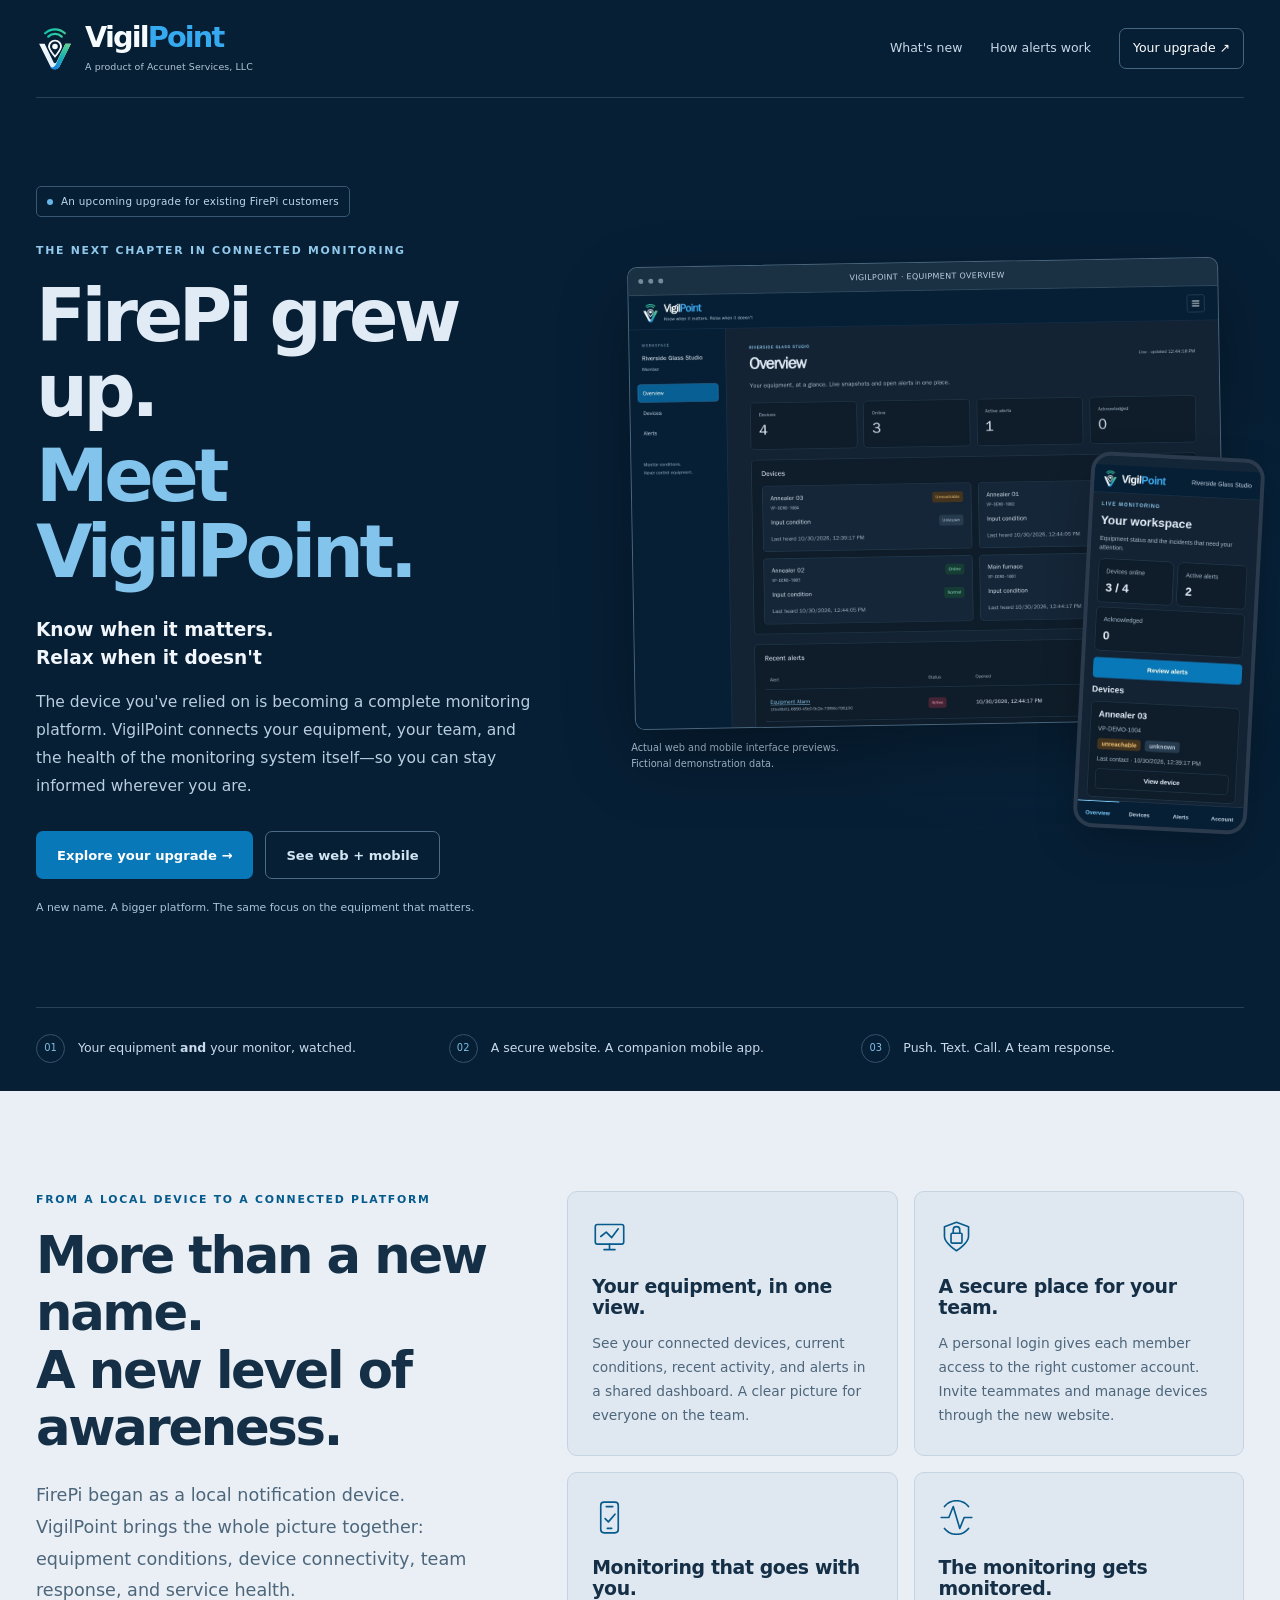
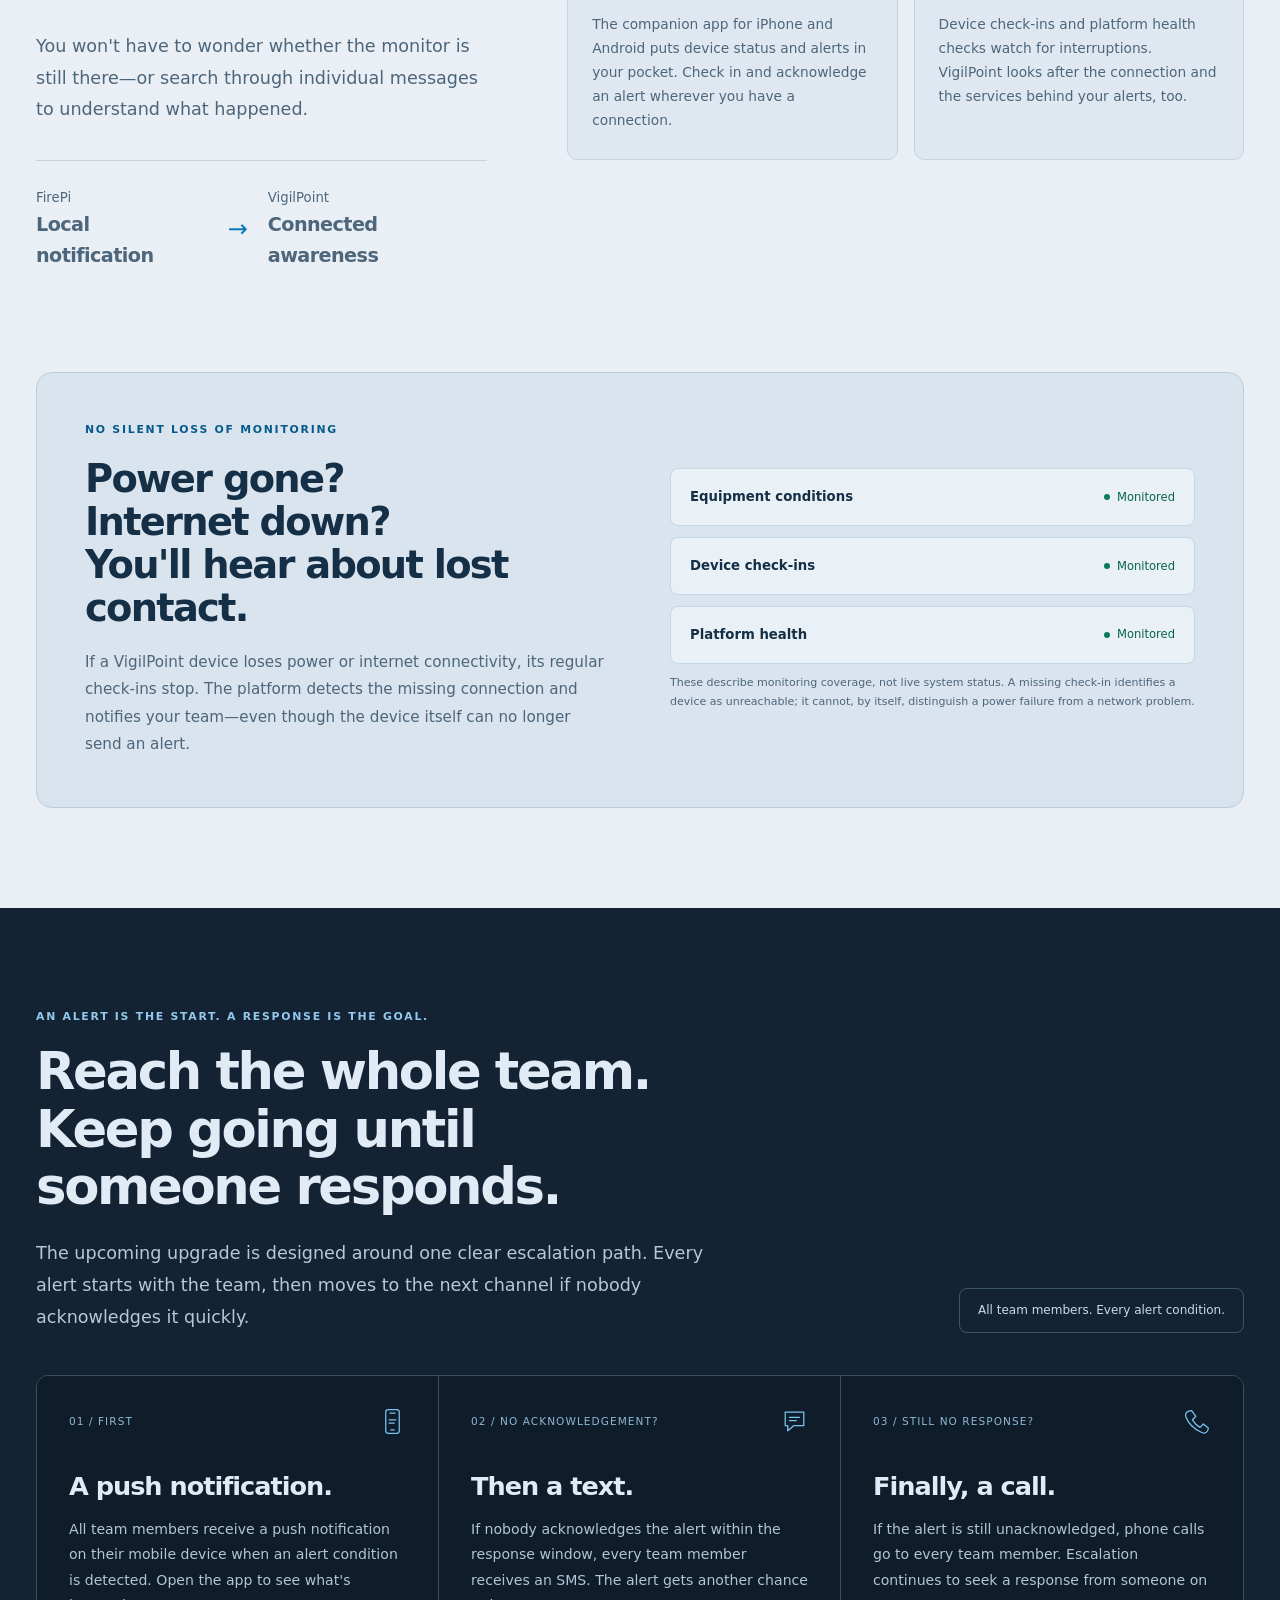
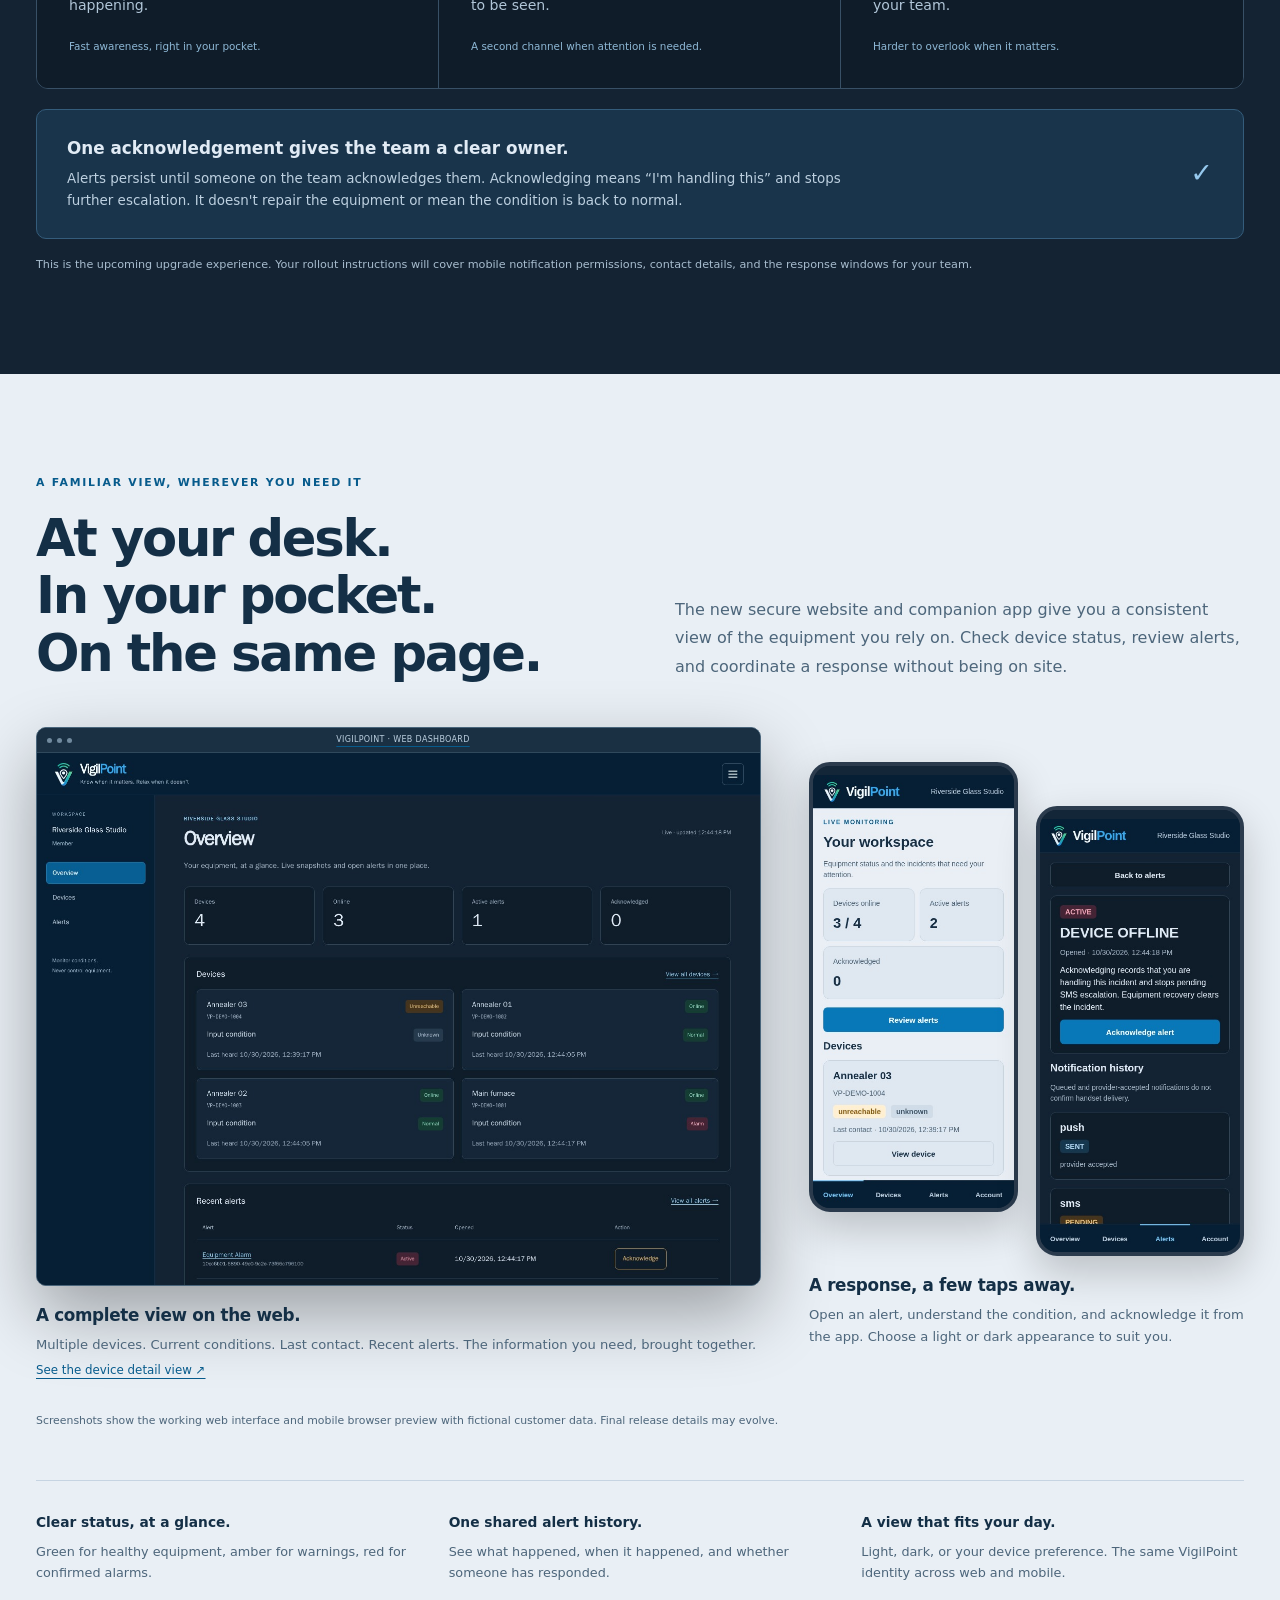
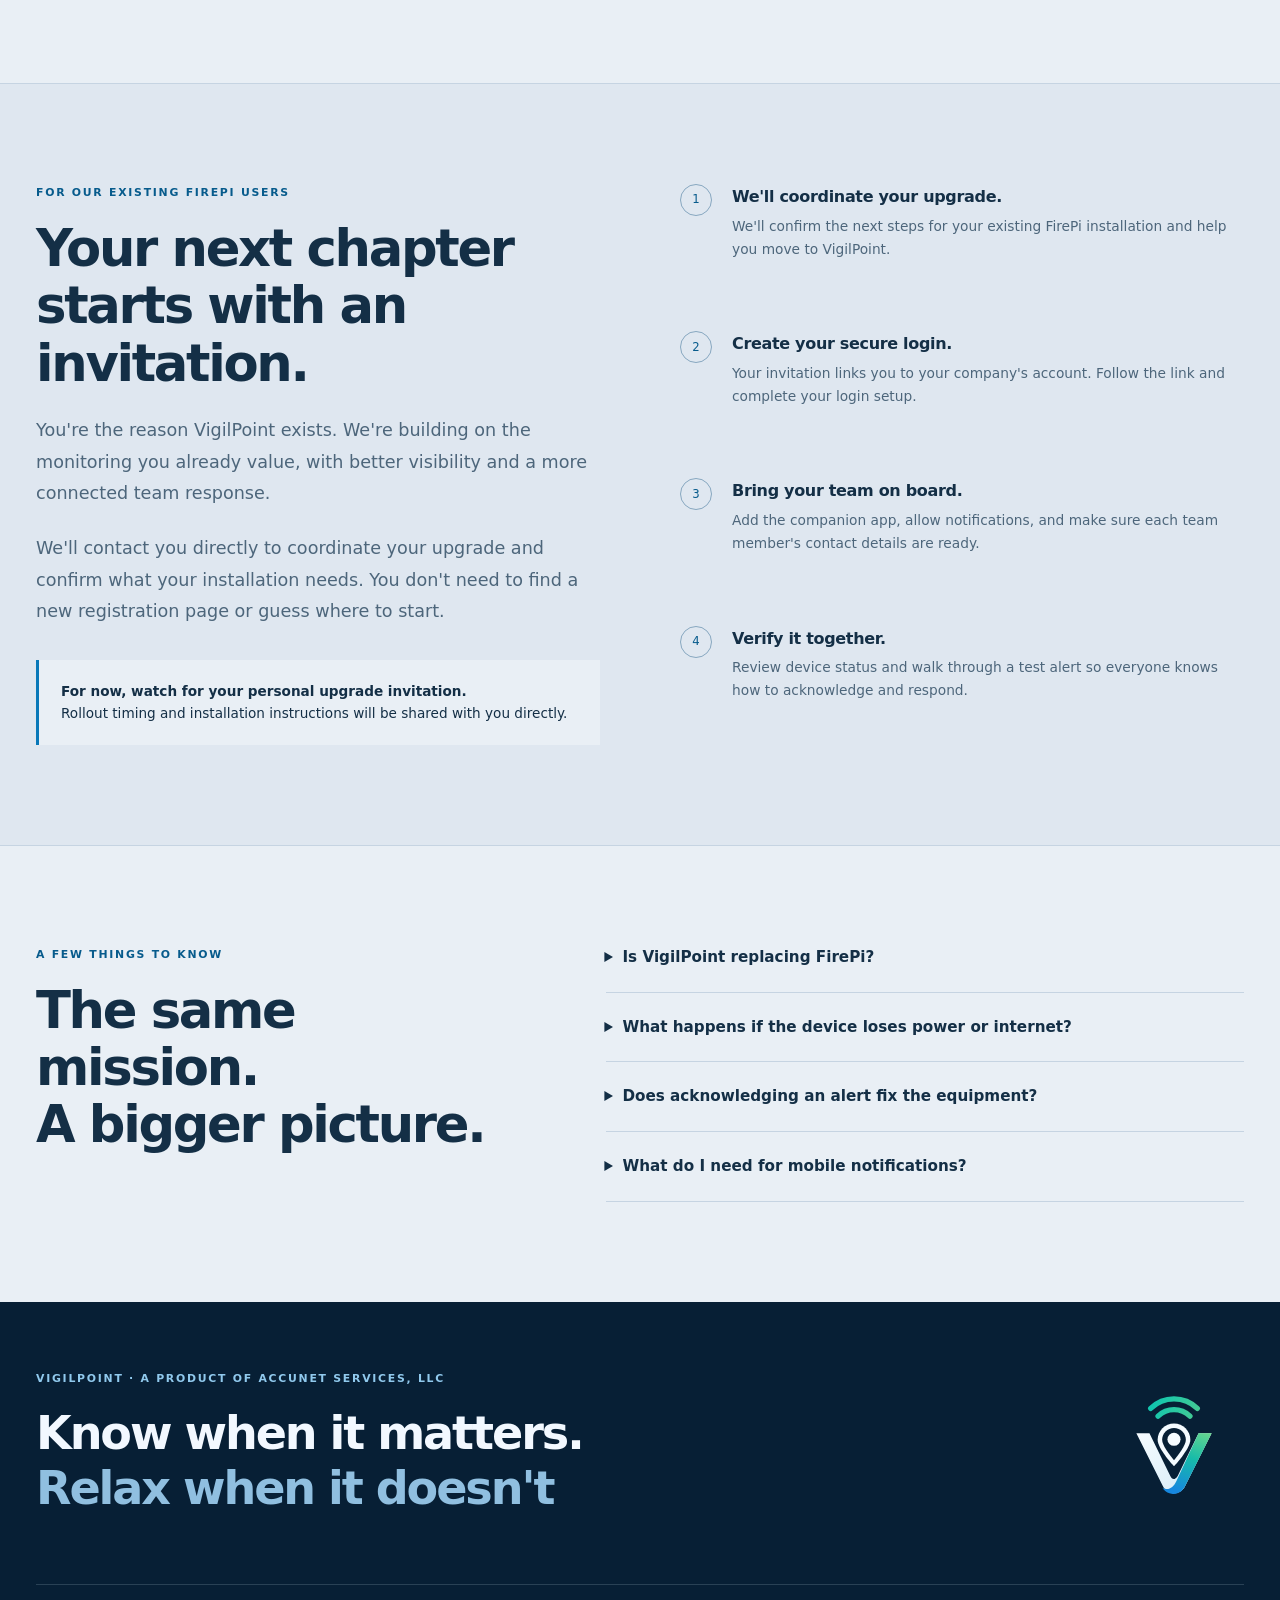
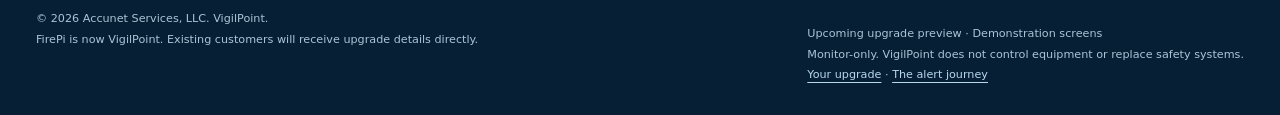
<file: index.html>
<!doctype html>
<html lang="en">
  <head>
    <meta charset="utf-8" />
    <meta name="viewport" content="width=device-width,initial-scale=1" />
    <title>FirePi is now VigilPoint | Your next upgrade</title>
    <meta
      name="description"
      content="FirePi is growing into VigilPoint: connected equipment monitoring, a secure website, companion mobile apps, device health checks and team alert escalation. Preview your upcoming upgrade."
    />
    <meta name="theme-color" content="#071f35" />
    <meta property="og:title" content="FirePi is now VigilPoint" />
    <meta
      property="og:description"
      content="Know when it matters. Relax when it doesn't. A new chapter in connected monitoring from Accunet Services, LLC."
    />
    <link rel="icon" type="image/svg+xml" href="assets/brand/vigilpoint-mark-light.svg" />
    <link rel="stylesheet" href="assets/site.css" />
  </head>
  <body>
    <a class="skip" href="#main">Skip to content</a>
    <div class="masthead">
      <header class="wrap topbar">
        <a href="#" class="brand" aria-label="VigilPoint home"
          ><img src="assets/brand/vigilpoint-mark-inverse.svg" width="38" height="44" alt="" />
          <div>
            <div class="wordmark">Vigil<span>Point</span></div>
            <div class="brand-meta">A product of Accunet Services, LLC</div>
          </div></a
        >
        <nav class="toplinks" aria-label="Main navigation">
          <a href="#new">What's new</a><a href="#alerts">How alerts work</a
          ><a href="#upgrade" class="nav-cta">Your upgrade ↗</a>
        </nav>
      </header>
    </div>
    <main id="main">
      <div class="masthead">
        <div class="wrap hero">
          <div class="hero-copy">
            <div class="preview-tag">An upcoming upgrade for existing FirePi customers</div>
            <p class="eyebrow">The next chapter in connected monitoring</p>
            <h1>FirePi grew up.<span>Meet VigilPoint.</span></h1>
            <p class="promise">Know when it matters.<br />Relax when it doesn't</p>
            <p class="lede">
              The device you've relied on is becoming a complete monitoring platform. VigilPoint
              connects your equipment, your team, and the health of the monitoring system itself—so
              you can stay informed wherever you are.
            </p>
            <div class="ctas">
              <a class="button" href="#new"
                >Explore your upgrade <span aria-hidden="true">&nbsp;→</span></a
              ><a class="button secondary" href="#screens">See web + mobile</a>
            </div>
            <p class="hero-note">
              A new name. A bigger platform. The same focus on the equipment that matters.
            </p>
          </div>
          <figure class="product-stage">
            <div class="browser hero-browser">
              <div class="browser-chrome" aria-hidden="true">
                <i></i><i></i><i></i><span>VIGILPOINT · EQUIPMENT OVERVIEW</span>
              </div>
              <img
                src="assets/screenshots/web-overview.jpg"
                width="1440"
                height="1060"
                alt="VigilPoint web overview showing connected equipment, device health, and an active alert for a fictional glass studio"
                fetchpriority="high"
              />
            </div>
            <div class="phone hero-phone">
              <img
                src="assets/screenshots/mobile-overview.jpg"
                width="390"
                height="844"
                alt="The same studio's equipment status in the VigilPoint mobile app"
              />
            </div>
            <figcaption class="stage-label">
              Actual web and mobile interface previews.<br />Fictional demonstration data.
            </figcaption>
          </figure>
        </div>
        <div class="wrap proof-strip">
          <div class="proof-item">
            <span class="proof-number">01</span
            ><span>Your equipment <strong>and</strong> your monitor, watched.</span>
          </div>
          <div class="proof-item">
            <span class="proof-number">02</span
            ><span>A secure website. A companion mobile app.</span>
          </div>
          <div class="proof-item">
            <span class="proof-number">03</span><span>Push. Text. Call. A team response.</span>
          </div>
        </div>
      </div>
      <section class="section" id="new">
        <div class="wrap evolution-layout">
          <div class="evolution-copy">
            <p class="eyebrow">From a local device to a connected platform</p>
            <h2>More than a new name.<br />A new level of awareness.</h2>
            <p class="lede">
              FirePi began as a local notification device. VigilPoint brings the whole picture
              together: equipment conditions, device connectivity, team response, and service
              health.
            </p>
            <p class="lede">
              You won't have to wonder whether the monitor is still there—or search through
              individual messages to understand what happened.
            </p>
            <div class="from-to">
              <span>FirePi<br /><strong>Local notification</strong></span
              ><b aria-hidden="true">→</b
              ><span>VigilPoint<br /><strong>Connected awareness</strong></span>
            </div>
          </div>
          <div class="capability-grid">
            <article class="capability">
              <div class="icon" aria-hidden="true">
                <svg viewBox="0 0 32 32">
                  <rect x="3" y="5" width="26" height="18" rx="2" />
                  <path d="M11 28h10M16 23v5M8 16l5-4 5 5 6-8" />
                </svg>
              </div>
              <h3>Your equipment, in one view.</h3>
              <p>
                See your connected devices, current conditions, recent activity, and alerts in a
                shared dashboard. A clear picture for everyone on the team.
              </p>
            </article>
            <article class="capability">
              <div class="icon" aria-hidden="true">
                <svg viewBox="0 0 32 32">
                  <path d="M16 3 27 7v9c0 6-11 13-11 13S5 22 5 16V7L16 3Z" />
                  <rect x="11" y="13" width="10" height="9" rx="1" />
                  <path d="M13 13v-3a3 3 0 0 1 6 0v3" />
                </svg>
              </div>
              <h3>A secure place for your team.</h3>
              <p>
                A personal login gives each member access to the right customer account. Invite
                teammates and manage devices through the new website.
              </p>
            </article>
            <article class="capability">
              <div class="icon" aria-hidden="true">
                <svg viewBox="0 0 32 32">
                  <rect x="8" y="2" width="16" height="28" rx="3" />
                  <path d="M13 6h6M14 26h4M12 17l3 3 6-7" />
                </svg>
              </div>
              <h3>Monitoring that goes with you.</h3>
              <p>
                The companion app for iPhone and Android puts device status and alerts in your
                pocket. Check in and acknowledge an alert wherever you have a connection.
              </p>
            </article>
            <article class="capability">
              <div class="icon" aria-hidden="true">
                <svg viewBox="0 0 32 32">
                  <path d="M2 16h7l4-10 6 20 4-10h7" />
                  <path d="M5 6a14 14 0 0 1 22 0M5 26a14 14 0 0 0 22 0" />
                </svg>
              </div>
              <h3>The monitoring gets monitored.</h3>
              <p>
                Device check-ins and platform health checks watch for interruptions. VigilPoint
                looks after the connection and the services behind your alerts, too.
              </p>
            </article>
          </div>
        </div>
      </section>
      <section class="section watch-section" id="watch">
        <div class="wrap">
          <div class="watch-box">
            <div>
              <p class="eyebrow">No silent loss of monitoring</p>
              <h2>Power gone?<br />Internet down?<br />You'll hear about lost contact.</h2>
              <p class="lede">
                If a VigilPoint device loses power or internet connectivity, its regular check-ins
                stop. The platform detects the missing connection and notifies your team—even though
                the device itself can no longer send an alert.
              </p>
            </div>
            <div>
              <div class="signal-stack" aria-label="What VigilPoint monitors">
                <div class="signal-row">
                  <strong>Equipment conditions</strong><span class="health-label">Monitored</span>
                </div>
                <div class="signal-row">
                  <strong>Device check-ins</strong><span class="health-label">Monitored</span>
                </div>
                <div class="signal-row">
                  <strong>Platform health</strong><span class="health-label">Monitored</span>
                </div>
              </div>
              <p class="signal-caption">
                These describe monitoring coverage, not live system status. A missing check-in
                identifies a device as unreachable; it cannot, by itself, distinguish a power
                failure from a network problem.
              </p>
            </div>
          </div>
        </div>
      </section>
      <section class="section dark-section" id="alerts">
        <div class="wrap">
          <div class="alert-intro">
            <div>
              <p class="eyebrow">An alert is the start. A response is the goal.</p>
              <h2>Reach the whole team.<br />Keep going until someone responds.</h2>
              <p class="lede">
                The upcoming upgrade is designed around one clear escalation path. Every alert
                starts with the team, then moves to the next channel if nobody acknowledges it
                quickly.
              </p>
            </div>
            <div class="team-chip">All team members. Every alert condition.</div>
          </div>
          <div class="alert-flow" aria-label="Planned push, SMS and phone-call escalation">
            <article class="flow-step">
              <div class="flow-top">
                <span class="flow-index">01 / FIRST</span>
                <div class="icon flow-glyph" aria-hidden="true">
                  <svg viewBox="0 0 32 32">
                    <rect x="8" y="2" width="16" height="28" rx="3" />
                    <path d="M13 6h6M12 14h8M12 18h6M14 26h4" />
                  </svg>
                </div>
              </div>
              <h3>A push notification.</h3>
              <p>
                All team members receive a push notification on their mobile device when an alert
                condition is detected. Open the app to see what's happening.
              </p>
              <small>Fast awareness, right in your pocket.</small>
            </article>
            <article class="flow-step">
              <div class="flow-top">
                <span class="flow-index">02 / NO ACKNOWLEDGEMENT?</span>
                <div class="icon flow-glyph" aria-hidden="true">
                  <svg viewBox="0 0 32 32">
                    <path d="M5 5h22v16H15l-7 6v-6H5V5Z" />
                    <path d="M10 11h12M10 15h8" />
                  </svg>
                </div>
              </div>
              <h3>Then a text.</h3>
              <p>
                If nobody acknowledges the alert within the response window, every team member
                receives an SMS. The alert gets another chance to be seen.
              </p>
              <small>A second channel when attention is needed.</small>
            </article>
            <article class="flow-step">
              <div class="flow-top">
                <span class="flow-index">03 / STILL NO RESPONSE?</span>
                <div class="icon flow-glyph" aria-hidden="true">
                  <svg viewBox="0 0 32 32">
                    <path
                      d="m9 3 5 7-4 4c3 5 4 6 9 9l4-4 6 5c-1 5-4 7-8 5C12 25 5 18 2 10 1 6 4 3 9 3Z"
                    />
                  </svg>
                </div>
              </div>
              <h3>Finally, a call.</h3>
              <p>
                If the alert is still unacknowledged, phone calls go to every team member.
                Escalation continues to seek a response from someone on your team.
              </p>
              <small>Harder to overlook when it matters.</small>
            </article>
          </div>
          <div class="ack-bar">
            <div>
              <strong>One acknowledgement gives the team a clear owner.</strong>
              <p>
                Alerts persist until someone on the team acknowledges them. Acknowledging means “I'm
                handling this” and stops further escalation. It doesn't repair the equipment or mean
                the condition is back to normal.
              </p>
            </div>
            <span class="ack-mark" aria-hidden="true">✓</span>
          </div>
          <p class="channel-note">
            This is the upcoming upgrade experience. Your rollout instructions will cover mobile
            notification permissions, contact details, and the response windows for your team.
          </p>
        </div>
      </section>
      <section class="section screens-section" id="screens">
        <div class="wrap">
          <div class="screens-intro">
            <div>
              <p class="eyebrow">A familiar view, wherever you need it</p>
              <h2>At your desk.<br />In your pocket.<br />On the same page.</h2>
            </div>
            <p class="lede">
              The new secure website and companion app give you a consistent view of the equipment
              you rely on. Check device status, review alerts, and coordinate a response without
              being on site.
            </p>
          </div>
          <div class="screen-grid">
            <figure>
              <a
                class="browser"
                style="display: block"
                href="assets/screenshots/web-overview.jpg"
                target="_blank"
                rel="noopener"
                aria-label="Enlarge the VigilPoint web dashboard screenshot"
                ><div class="browser-chrome" aria-hidden="true">
                  <i></i><i></i><i></i><span>VIGILPOINT · WEB DASHBOARD</span>
                </div>
                <img
                  loading="lazy"
                  src="assets/screenshots/web-overview.jpg"
                  width="1440"
                  height="1060"
                  alt="Web dashboard with four devices, online status, input conditions, and recent alerts"
              /></a>
              <figcaption class="screen-caption">
                <h3>A complete view on the web.</h3>
                <p>
                  Multiple devices. Current conditions. Last contact. Recent alerts. The information
                  you need, brought together.
                </p>
                <a href="assets/screenshots/web-device.jpg" target="_blank" rel="noopener"
                  >See the device detail view ↗</a
                >
              </figcaption>
            </figure>
            <figure>
              <div class="mobile-pair">
                <a
                  class="phone"
                  href="assets/screenshots/mobile-light.jpg"
                  target="_blank"
                  rel="noopener"
                  aria-label="Enlarge the mobile device overview screenshot"
                  ><img
                    loading="lazy"
                    src="assets/screenshots/mobile-light.jpg"
                    width="390"
                    height="844"
                    alt="VigilPoint mobile overview in light mode showing device and alert counts" /></a
                ><a
                  class="phone"
                  href="assets/screenshots/mobile-alert.jpg"
                  target="_blank"
                  rel="noopener"
                  aria-label="Enlarge the mobile alert acknowledgement screenshot"
                  ><img
                    loading="lazy"
                    src="assets/screenshots/mobile-alert.jpg"
                    width="390"
                    height="844"
                    alt="VigilPoint mobile alert detail with an Acknowledge alert button"
                /></a>
              </div>
              <figcaption class="screen-caption">
                <h3>A response, a few taps away.</h3>
                <p>
                  Open an alert, understand the condition, and acknowledge it from the app. Choose a
                  light or dark appearance to suit you.
                </p>
              </figcaption>
            </figure>
          </div>
          <p class="screens-note">
            Screenshots show the working web interface and mobile browser preview with fictional
            customer data. Final release details may evolve.
          </p>
          <div class="benefit-row">
            <div>
              <strong>Clear status, at a glance.</strong>
              <p>Green for healthy equipment, amber for warnings, red for confirmed alarms.</p>
            </div>
            <div>
              <strong>One shared alert history.</strong>
              <p>See what happened, when it happened, and whether someone has responded.</p>
            </div>
            <div>
              <strong>A view that fits your day.</strong>
              <p>
                Light, dark, or your device preference. The same VigilPoint identity across web and
                mobile.
              </p>
            </div>
          </div>
        </div>
      </section>
      <section class="section upgrade-section" id="upgrade">
        <div class="wrap upgrade-layout">
          <div>
            <p class="eyebrow">For our existing FirePi users</p>
            <h2>Your next chapter<br />starts with an invitation.</h2>
            <p class="lede">
              You're the reason VigilPoint exists. We're building on the monitoring you already
              value, with better visibility and a more connected team response.
            </p>
            <p class="lede">
              We'll contact you directly to coordinate your upgrade and confirm what your
              installation needs. You don't need to find a new registration page or guess where to
              start.
            </p>
            <p class="invitation-note">
              <strong>For now, watch for your personal upgrade invitation.</strong><br />Rollout
              timing and installation instructions will be shared with you directly.
            </p>
          </div>
          <ol class="upgrade-steps">
            <li>
              <span class="number">1</span>
              <div>
                <h3>We'll coordinate your upgrade.</h3>
                <p>
                  We'll confirm the next steps for your existing FirePi installation and help you
                  move to VigilPoint.
                </p>
              </div>
            </li>
            <li>
              <span class="number">2</span>
              <div>
                <h3>Create your secure login.</h3>
                <p>
                  Your invitation links you to your company's account. Follow the link and complete
                  your login setup.
                </p>
              </div>
            </li>
            <li>
              <span class="number">3</span>
              <div>
                <h3>Bring your team on board.</h3>
                <p>
                  Add the companion app, allow notifications, and make sure each team member's
                  contact details are ready.
                </p>
              </div>
            </li>
            <li>
              <span class="number">4</span>
              <div>
                <h3>Verify it together.</h3>
                <p>
                  Review device status and walk through a test alert so everyone knows how to
                  acknowledge and respond.
                </p>
              </div>
            </li>
          </ol>
        </div>
      </section>
      <section class="section faq-section">
        <div class="wrap faq-grid">
          <div>
            <p class="eyebrow">A few things to know</p>
            <h2>The same mission.<br />A bigger picture.</h2>
          </div>
          <div class="faq-list">
            <details>
              <summary>Is VigilPoint replacing FirePi?</summary>
              <p>
                VigilPoint is the next chapter for FirePi. The name reflects a move from a local
                notification device to a connected platform for equipment, device health, and team
                response. We'll explain the upgrade steps for your installation directly.
              </p>
            </details>
            <details>
              <summary>What happens if the device loses power or internet?</summary>
              <p>
                The cloud can detect that regular device check-ins have stopped and notify your team
                through its alert channels. Lost contact is reported as an unreachable device; it
                cannot identify the exact cause on its own.
              </p>
            </details>
            <details>
              <summary>Does acknowledging an alert fix the equipment?</summary>
              <p>
                No. It records that someone is taking responsibility and stops further escalation.
                VigilPoint monitors conditions; it never operates equipment or bypasses safety
                systems. Recovery is tracked separately.
              </p>
            </details>
            <details>
              <summary>What do I need for mobile notifications?</summary>
              <p>
                You'll need your VigilPoint login, the companion app on a supported iPhone or
                Android device, and permission for the app to notify you. We'll provide installation
                and setup details with your upgrade instructions.
              </p>
            </details>
          </div>
        </div>
      </section>
      <section class="closing">
        <div class="wrap">
          <div>
            <p class="eyebrow">VigilPoint · A product of Accunet Services, LLC</p>
            <h2>Know when it matters.<br /><span>Relax when it doesn't</span></h2>
          </div>
          <img
            src="assets/brand/vigilpoint-mark-inverse.svg"
            width="90"
            height="102"
            alt="VigilPoint V emblem"
          />
        </div>
      </section>
    </main>
    <footer class="site-footer">
      <div class="wrap footer-inner">
        <p>
          © 2026 Accunet Services, LLC. VigilPoint.<br />FirePi is now VigilPoint. Existing
          customers will receive upgrade details directly.
        </p>
        <p>
          Upcoming upgrade preview · Demonstration screens<br />Monitor-only. VigilPoint does not
          control equipment or replace safety systems.<br /><a href="#upgrade">Your upgrade</a> ·
          <a href="#alerts">The alert journey</a>
        </p>
      </div>
    </footer>
  </body>
</html>
</file>
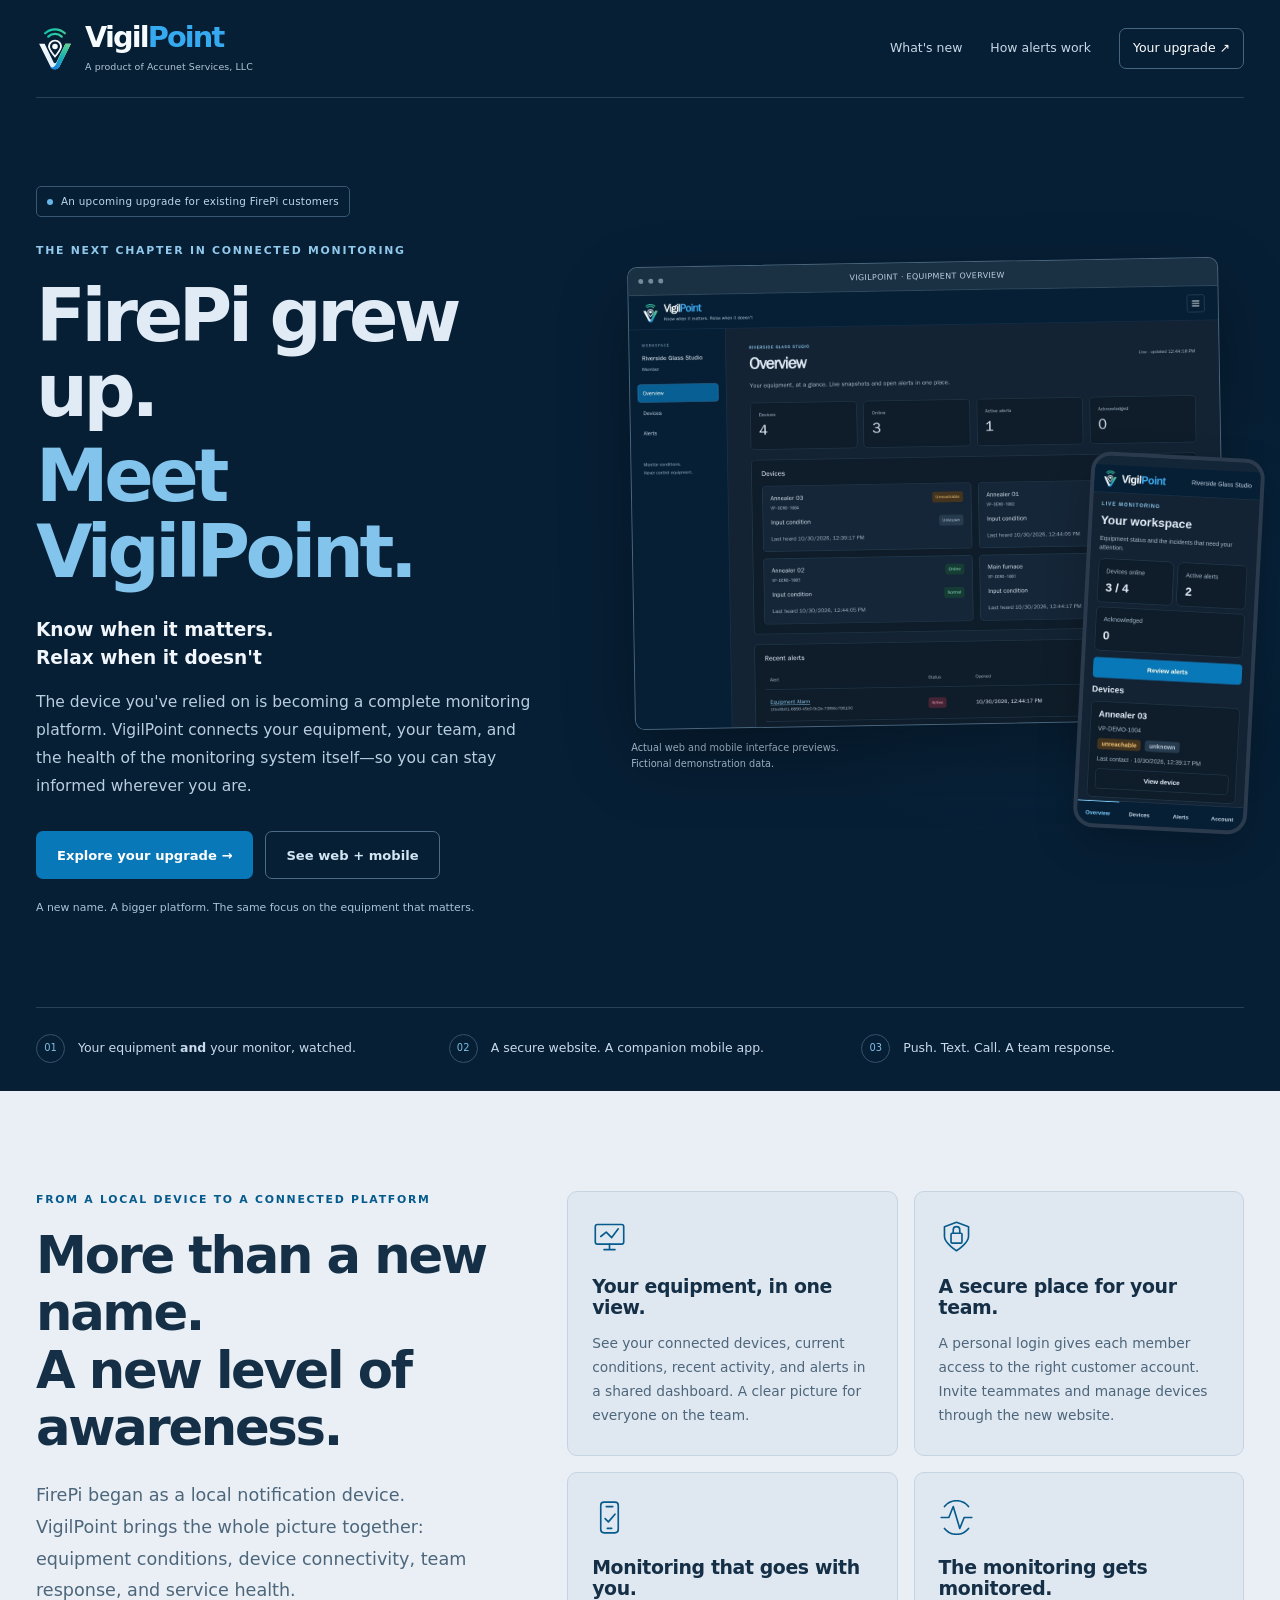
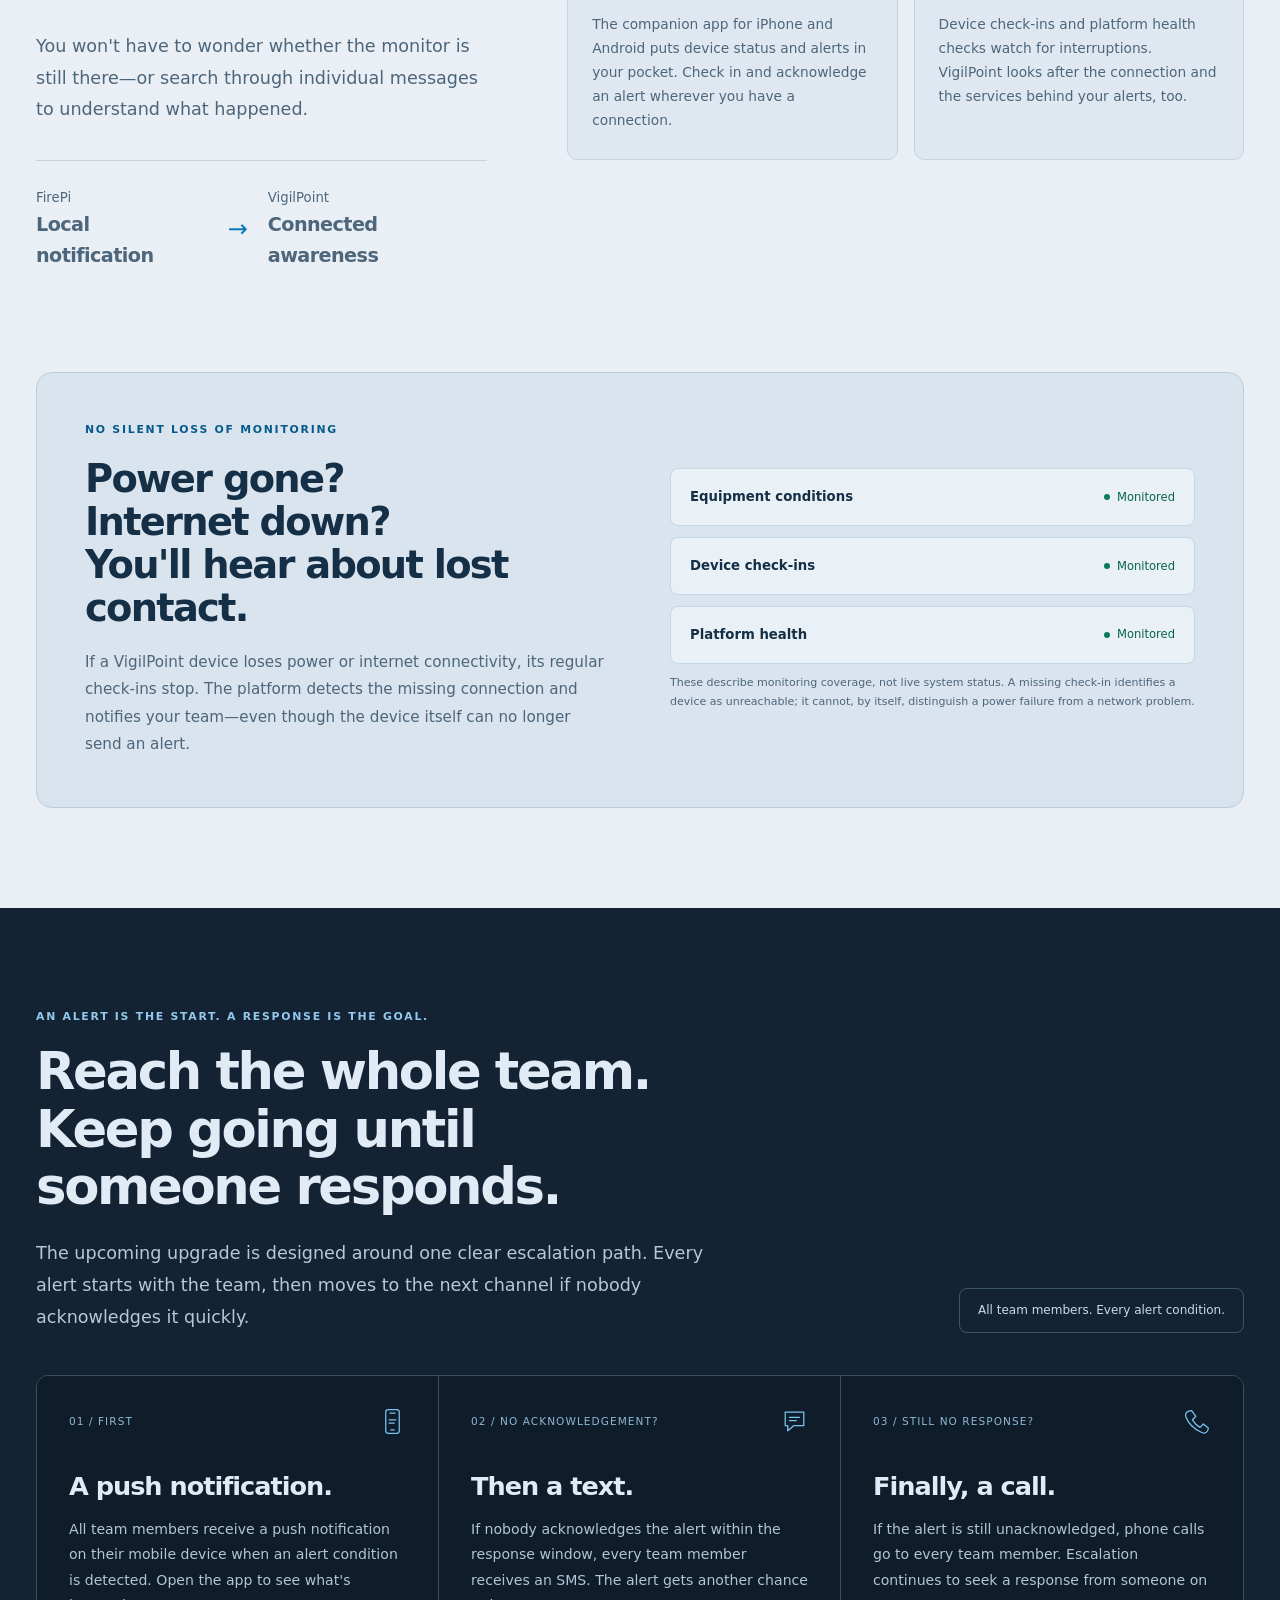
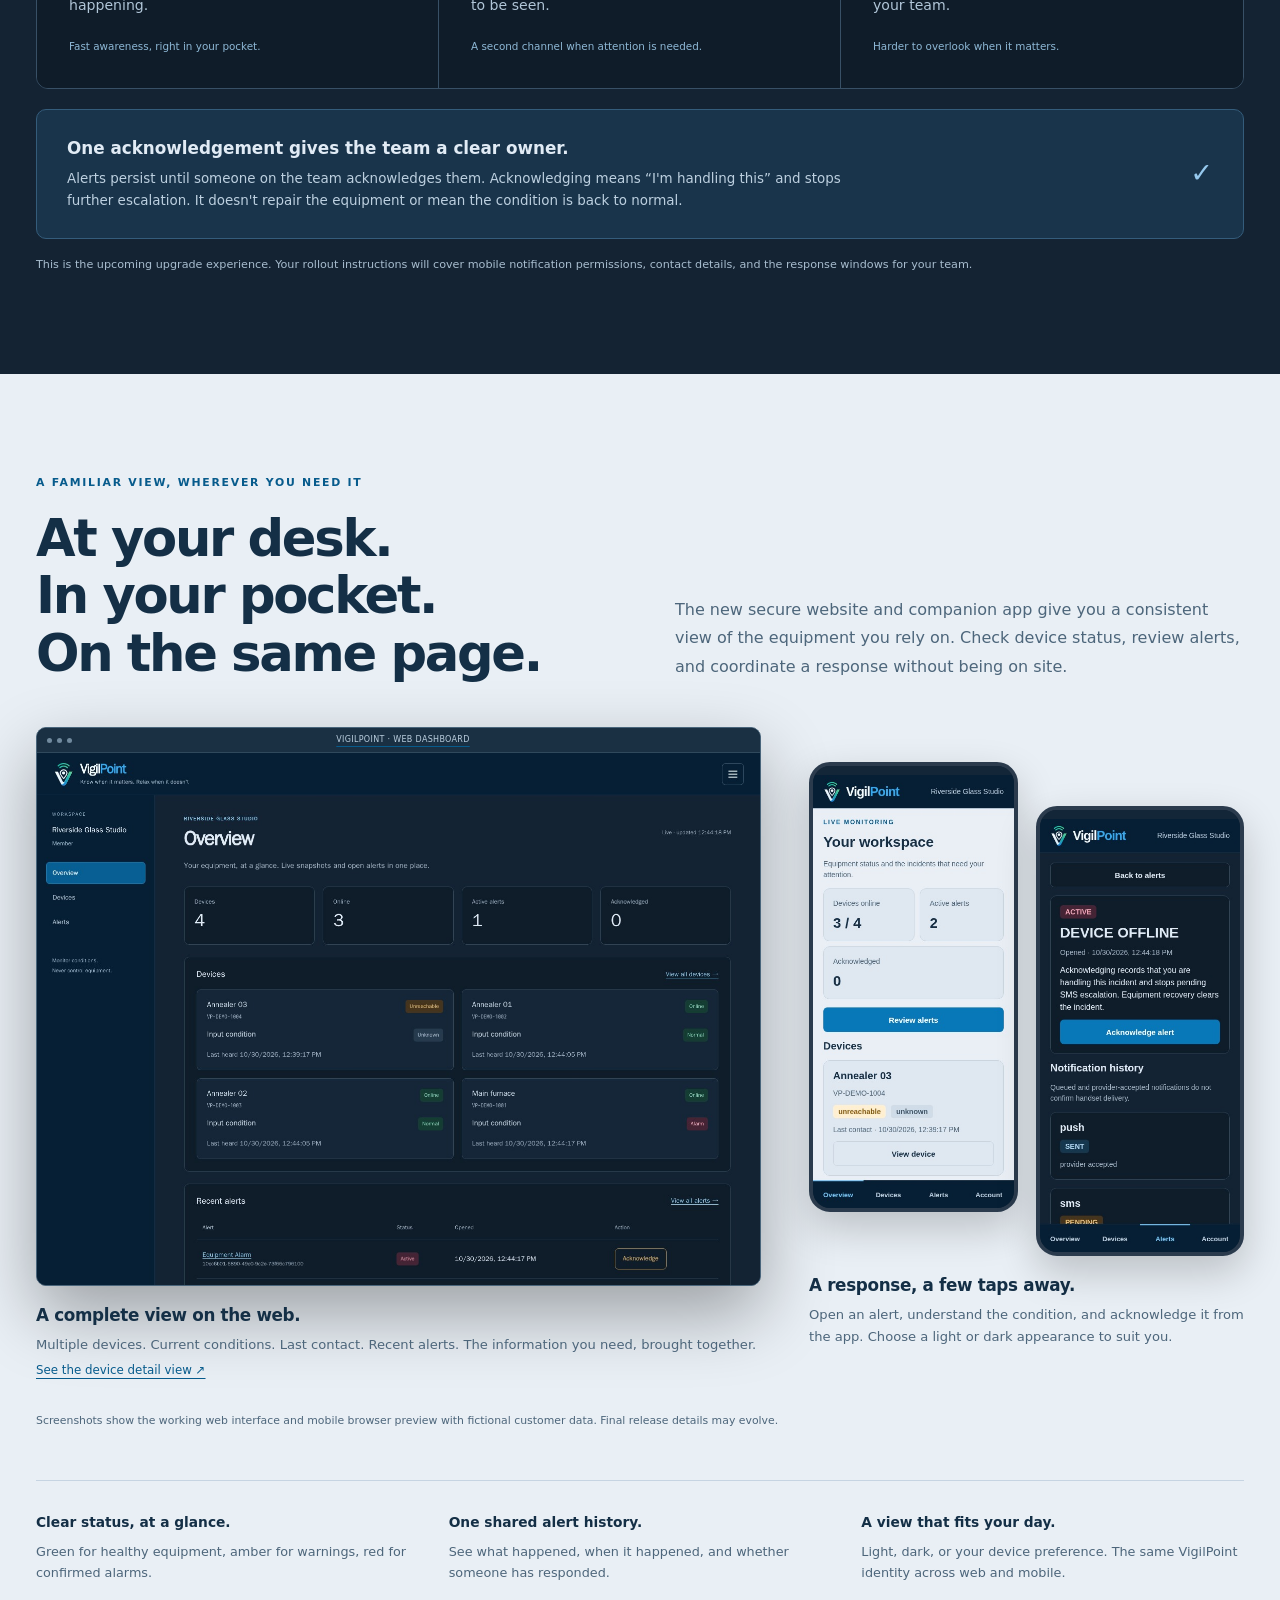
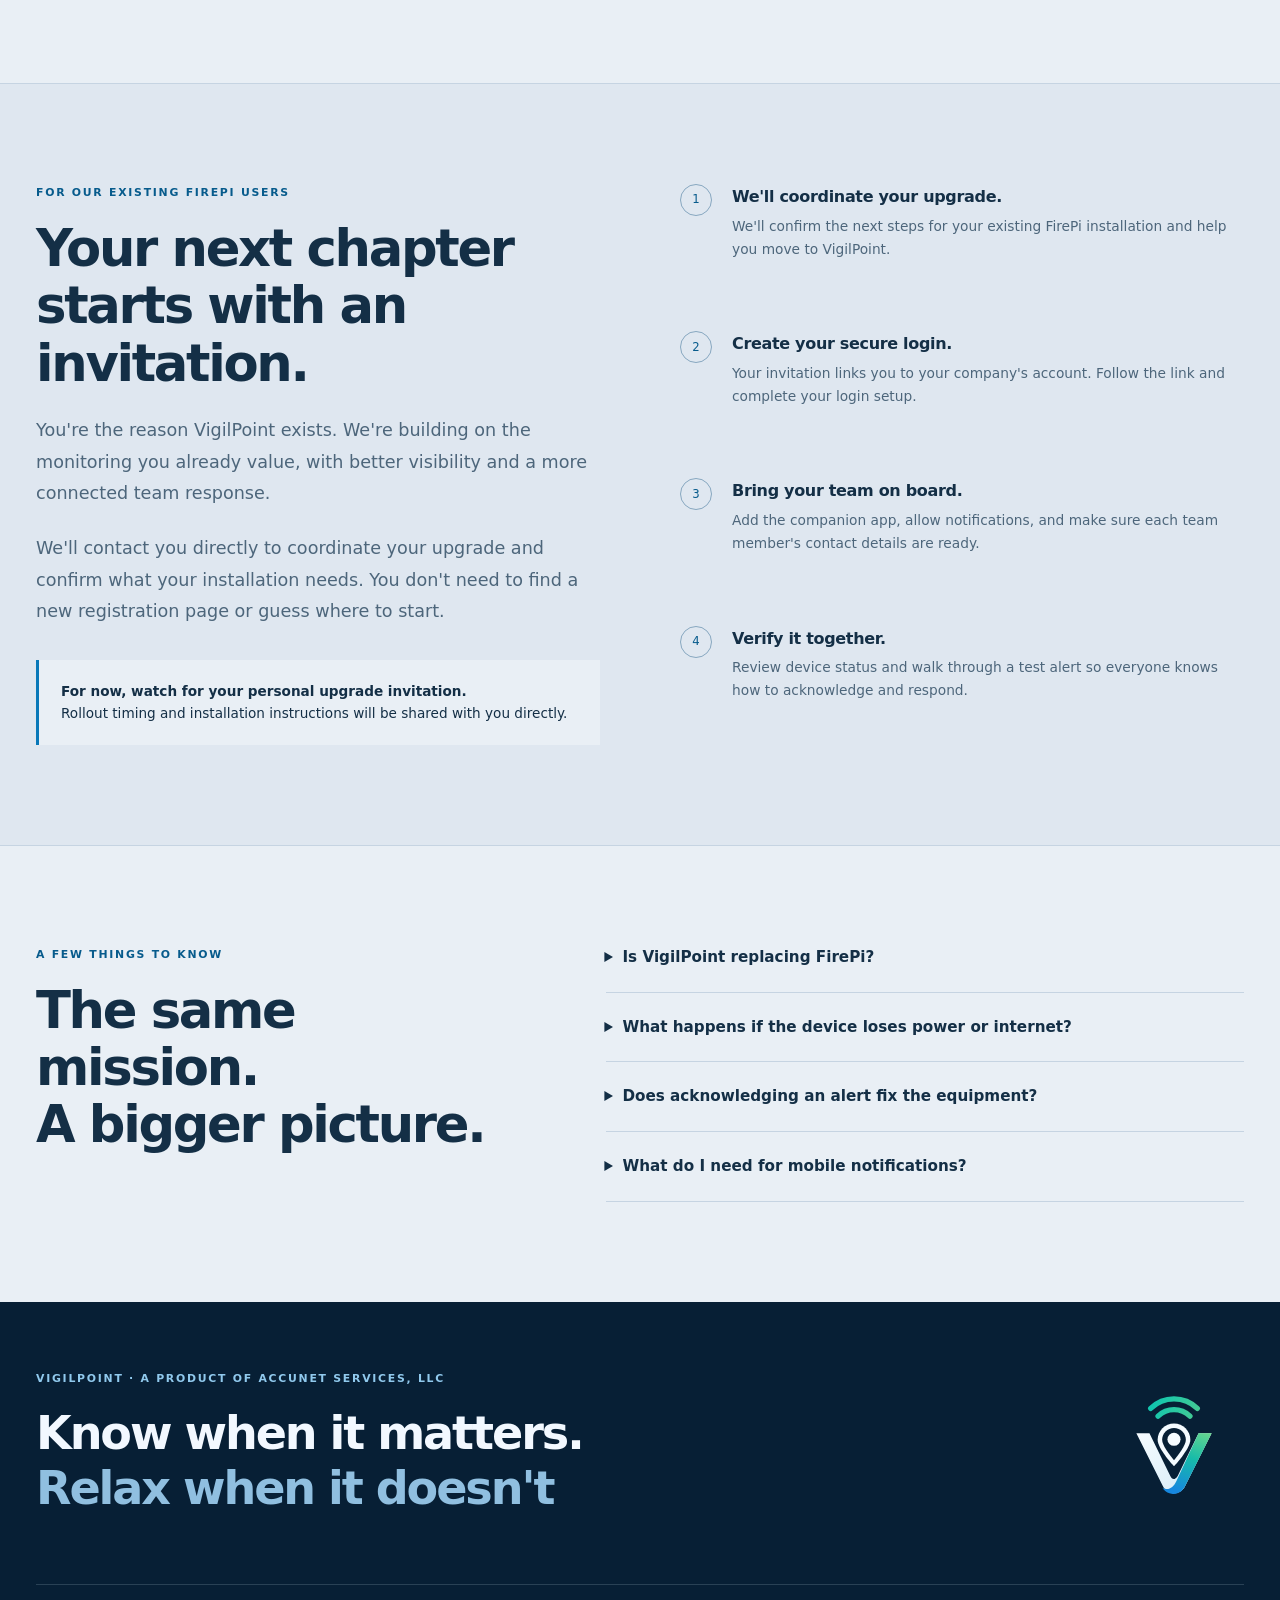
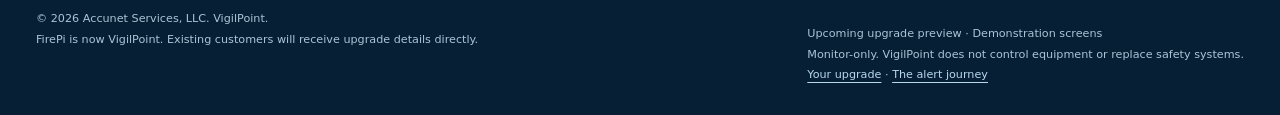
<file: firepi/index.html>
<!doctype html>
<html lang="en">
  <head>
    <meta charset="utf-8" />
    <meta name="viewport" content="width=device-width,initial-scale=1" />
    <title>FirePi is now VigilPoint | Your next upgrade</title>
    <meta
      name="description"
      content="FirePi is growing into VigilPoint: connected equipment monitoring, a secure website, companion mobile apps, device health checks and team alert escalation. Preview your upcoming upgrade."
    />
    <meta name="theme-color" content="#071f35" />
    <meta property="og:title" content="FirePi is now VigilPoint" />
    <meta
      property="og:description"
      content="Know when it matters. Relax when it doesn't. A new chapter in connected monitoring from Accunet Services, LLC."
    />
    <link rel="icon" type="image/svg+xml" href="../assets/brand/vigilpoint-mark-light.svg" />
    <link rel="stylesheet" href="../assets/site.css" />
  </head>
  <body>
    <a class="skip" href="#main">Skip to content</a>
    <div class="masthead">
      <header class="wrap topbar">
        <a href="#" class="brand" aria-label="VigilPoint home"
          ><img src="../assets/brand/vigilpoint-mark-inverse.svg" width="38" height="44" alt="" />
          <div>
            <div class="wordmark">Vigil<span>Point</span></div>
            <div class="brand-meta">A product of Accunet Services, LLC</div>
          </div></a
        >
        <nav class="toplinks" aria-label="Main navigation">
          <a href="#new">What's new</a><a href="#alerts">How alerts work</a
          ><a href="#upgrade" class="nav-cta">Your upgrade ↗</a>
        </nav>
      </header>
    </div>
    <main id="main">
      <div class="masthead">
        <div class="wrap hero">
          <div class="hero-copy">
            <div class="preview-tag">An upcoming upgrade for existing FirePi customers</div>
            <p class="eyebrow">The next chapter in connected monitoring</p>
            <h1>FirePi grew up.<span>Meet VigilPoint.</span></h1>
            <p class="promise">Know when it matters.<br />Relax when it doesn't</p>
            <p class="lede">
              The device you've relied on is becoming a complete monitoring platform. VigilPoint
              connects your equipment, your team, and the health of the monitoring system itself—so
              you can stay informed wherever you are.
            </p>
            <div class="ctas">
              <a class="button" href="#new"
                >Explore your upgrade <span aria-hidden="true">&nbsp;→</span></a
              ><a class="button secondary" href="#screens">See web + mobile</a>
            </div>
            <p class="hero-note">
              A new name. A bigger platform. The same focus on the equipment that matters.
            </p>
          </div>
          <figure class="product-stage">
            <div class="browser hero-browser">
              <div class="browser-chrome" aria-hidden="true">
                <i></i><i></i><i></i><span>VIGILPOINT · EQUIPMENT OVERVIEW</span>
              </div>
              <img
                src="../assets/screenshots/web-overview.jpg"
                width="1440"
                height="1060"
                alt="VigilPoint web overview showing connected equipment, device health, and an active alert for a fictional glass studio"
                fetchpriority="high"
              />
            </div>
            <div class="phone hero-phone">
              <img
                src="../assets/screenshots/mobile-overview.jpg"
                width="390"
                height="844"
                alt="The same studio's equipment status in the VigilPoint mobile app"
              />
            </div>
            <figcaption class="stage-label">
              Actual web and mobile interface previews.<br />Fictional demonstration data.
            </figcaption>
          </figure>
        </div>
        <div class="wrap proof-strip">
          <div class="proof-item">
            <span class="proof-number">01</span
            ><span>Your equipment <strong>and</strong> your monitor, watched.</span>
          </div>
          <div class="proof-item">
            <span class="proof-number">02</span
            ><span>A secure website. A companion mobile app.</span>
          </div>
          <div class="proof-item">
            <span class="proof-number">03</span><span>Push. Text. Call. A team response.</span>
          </div>
        </div>
      </div>
      <section class="section" id="new">
        <div class="wrap evolution-layout">
          <div class="evolution-copy">
            <p class="eyebrow">From a local device to a connected platform</p>
            <h2>More than a new name.<br />A new level of awareness.</h2>
            <p class="lede">
              FirePi began as a local notification device. VigilPoint brings the whole picture
              together: equipment conditions, device connectivity, team response, and service
              health.
            </p>
            <p class="lede">
              You won't have to wonder whether the monitor is still there—or search through
              individual messages to understand what happened.
            </p>
            <div class="from-to">
              <span>FirePi<br /><strong>Local notification</strong></span
              ><b aria-hidden="true">→</b
              ><span>VigilPoint<br /><strong>Connected awareness</strong></span>
            </div>
          </div>
          <div class="capability-grid">
            <article class="capability">
              <div class="icon" aria-hidden="true">
                <svg viewBox="0 0 32 32">
                  <rect x="3" y="5" width="26" height="18" rx="2" />
                  <path d="M11 28h10M16 23v5M8 16l5-4 5 5 6-8" />
                </svg>
              </div>
              <h3>Your equipment, in one view.</h3>
              <p>
                See your connected devices, current conditions, recent activity, and alerts in a
                shared dashboard. A clear picture for everyone on the team.
              </p>
            </article>
            <article class="capability">
              <div class="icon" aria-hidden="true">
                <svg viewBox="0 0 32 32">
                  <path d="M16 3 27 7v9c0 6-11 13-11 13S5 22 5 16V7L16 3Z" />
                  <rect x="11" y="13" width="10" height="9" rx="1" />
                  <path d="M13 13v-3a3 3 0 0 1 6 0v3" />
                </svg>
              </div>
              <h3>A secure place for your team.</h3>
              <p>
                A personal login gives each member access to the right customer account. Invite
                teammates and manage devices through the new website.
              </p>
            </article>
            <article class="capability">
              <div class="icon" aria-hidden="true">
                <svg viewBox="0 0 32 32">
                  <rect x="8" y="2" width="16" height="28" rx="3" />
                  <path d="M13 6h6M14 26h4M12 17l3 3 6-7" />
                </svg>
              </div>
              <h3>Monitoring that goes with you.</h3>
              <p>
                The companion app for iPhone and Android puts device status and alerts in your
                pocket. Check in and acknowledge an alert wherever you have a connection.
              </p>
            </article>
            <article class="capability">
              <div class="icon" aria-hidden="true">
                <svg viewBox="0 0 32 32">
                  <path d="M2 16h7l4-10 6 20 4-10h7" />
                  <path d="M5 6a14 14 0 0 1 22 0M5 26a14 14 0 0 0 22 0" />
                </svg>
              </div>
              <h3>The monitoring gets monitored.</h3>
              <p>
                Device check-ins and platform health checks watch for interruptions. VigilPoint
                looks after the connection and the services behind your alerts, too.
              </p>
            </article>
          </div>
        </div>
      </section>
      <section class="section watch-section" id="watch">
        <div class="wrap">
          <div class="watch-box">
            <div>
              <p class="eyebrow">No silent loss of monitoring</p>
              <h2>Power gone?<br />Internet down?<br />You'll hear about lost contact.</h2>
              <p class="lede">
                If a VigilPoint device loses power or internet connectivity, its regular check-ins
                stop. The platform detects the missing connection and notifies your team—even though
                the device itself can no longer send an alert.
              </p>
            </div>
            <div>
              <div class="signal-stack" aria-label="What VigilPoint monitors">
                <div class="signal-row">
                  <strong>Equipment conditions</strong><span class="health-label">Monitored</span>
                </div>
                <div class="signal-row">
                  <strong>Device check-ins</strong><span class="health-label">Monitored</span>
                </div>
                <div class="signal-row">
                  <strong>Platform health</strong><span class="health-label">Monitored</span>
                </div>
              </div>
              <p class="signal-caption">
                These describe monitoring coverage, not live system status. A missing check-in
                identifies a device as unreachable; it cannot, by itself, distinguish a power
                failure from a network problem.
              </p>
            </div>
          </div>
        </div>
      </section>
      <section class="section dark-section" id="alerts">
        <div class="wrap">
          <div class="alert-intro">
            <div>
              <p class="eyebrow">An alert is the start. A response is the goal.</p>
              <h2>Reach the whole team.<br />Keep going until someone responds.</h2>
              <p class="lede">
                The upcoming upgrade is designed around one clear escalation path. Every alert
                starts with the team, then moves to the next channel if nobody acknowledges it
                quickly.
              </p>
            </div>
            <div class="team-chip">All team members. Every alert condition.</div>
          </div>
          <div class="alert-flow" aria-label="Planned push, SMS and phone-call escalation">
            <article class="flow-step">
              <div class="flow-top">
                <span class="flow-index">01 / FIRST</span>
                <div class="icon flow-glyph" aria-hidden="true">
                  <svg viewBox="0 0 32 32">
                    <rect x="8" y="2" width="16" height="28" rx="3" />
                    <path d="M13 6h6M12 14h8M12 18h6M14 26h4" />
                  </svg>
                </div>
              </div>
              <h3>A push notification.</h3>
              <p>
                All team members receive a push notification on their mobile device when an alert
                condition is detected. Open the app to see what's happening.
              </p>
              <small>Fast awareness, right in your pocket.</small>
            </article>
            <article class="flow-step">
              <div class="flow-top">
                <span class="flow-index">02 / NO ACKNOWLEDGEMENT?</span>
                <div class="icon flow-glyph" aria-hidden="true">
                  <svg viewBox="0 0 32 32">
                    <path d="M5 5h22v16H15l-7 6v-6H5V5Z" />
                    <path d="M10 11h12M10 15h8" />
                  </svg>
                </div>
              </div>
              <h3>Then a text.</h3>
              <p>
                If nobody acknowledges the alert within the response window, every team member
                receives an SMS. The alert gets another chance to be seen.
              </p>
              <small>A second channel when attention is needed.</small>
            </article>
            <article class="flow-step">
              <div class="flow-top">
                <span class="flow-index">03 / STILL NO RESPONSE?</span>
                <div class="icon flow-glyph" aria-hidden="true">
                  <svg viewBox="0 0 32 32">
                    <path
                      d="m9 3 5 7-4 4c3 5 4 6 9 9l4-4 6 5c-1 5-4 7-8 5C12 25 5 18 2 10 1 6 4 3 9 3Z"
                    />
                  </svg>
                </div>
              </div>
              <h3>Finally, a call.</h3>
              <p>
                If the alert is still unacknowledged, phone calls go to every team member.
                Escalation continues to seek a response from someone on your team.
              </p>
              <small>Harder to overlook when it matters.</small>
            </article>
          </div>
          <div class="ack-bar">
            <div>
              <strong>One acknowledgement gives the team a clear owner.</strong>
              <p>
                Alerts persist until someone on the team acknowledges them. Acknowledging means “I'm
                handling this” and stops further escalation. It doesn't repair the equipment or mean
                the condition is back to normal.
              </p>
            </div>
            <span class="ack-mark" aria-hidden="true">✓</span>
          </div>
          <p class="channel-note">
            This is the upcoming upgrade experience. Your rollout instructions will cover mobile
            notification permissions, contact details, and the response windows for your team.
          </p>
        </div>
      </section>
      <section class="section screens-section" id="screens">
        <div class="wrap">
          <div class="screens-intro">
            <div>
              <p class="eyebrow">A familiar view, wherever you need it</p>
              <h2>At your desk.<br />In your pocket.<br />On the same page.</h2>
            </div>
            <p class="lede">
              The new secure website and companion app give you a consistent view of the equipment
              you rely on. Check device status, review alerts, and coordinate a response without
              being on site.
            </p>
          </div>
          <div class="screen-grid">
            <figure>
              <a
                class="browser"
                style="display: block"
                href="../assets/screenshots/web-overview.jpg"
                target="_blank"
                rel="noopener"
                aria-label="Enlarge the VigilPoint web dashboard screenshot"
                ><div class="browser-chrome" aria-hidden="true">
                  <i></i><i></i><i></i><span>VIGILPOINT · WEB DASHBOARD</span>
                </div>
                <img
                  loading="lazy"
                  src="../assets/screenshots/web-overview.jpg"
                  width="1440"
                  height="1060"
                  alt="Web dashboard with four devices, online status, input conditions, and recent alerts"
              /></a>
              <figcaption class="screen-caption">
                <h3>A complete view on the web.</h3>
                <p>
                  Multiple devices. Current conditions. Last contact. Recent alerts. The information
                  you need, brought together.
                </p>
                <a href="../assets/screenshots/web-device.jpg" target="_blank" rel="noopener"
                  >See the device detail view ↗</a
                >
              </figcaption>
            </figure>
            <figure>
              <div class="mobile-pair">
                <a
                  class="phone"
                  href="../assets/screenshots/mobile-light.jpg"
                  target="_blank"
                  rel="noopener"
                  aria-label="Enlarge the mobile device overview screenshot"
                  ><img
                    loading="lazy"
                    src="../assets/screenshots/mobile-light.jpg"
                    width="390"
                    height="844"
                    alt="VigilPoint mobile overview in light mode showing device and alert counts" /></a
                ><a
                  class="phone"
                  href="../assets/screenshots/mobile-alert.jpg"
                  target="_blank"
                  rel="noopener"
                  aria-label="Enlarge the mobile alert acknowledgement screenshot"
                  ><img
                    loading="lazy"
                    src="../assets/screenshots/mobile-alert.jpg"
                    width="390"
                    height="844"
                    alt="VigilPoint mobile alert detail with an Acknowledge alert button"
                /></a>
              </div>
              <figcaption class="screen-caption">
                <h3>A response, a few taps away.</h3>
                <p>
                  Open an alert, understand the condition, and acknowledge it from the app. Choose a
                  light or dark appearance to suit you.
                </p>
              </figcaption>
            </figure>
          </div>
          <p class="screens-note">
            Screenshots show the working web interface and mobile browser preview with fictional
            customer data. Final release details may evolve.
          </p>
          <div class="benefit-row">
            <div>
              <strong>Clear status, at a glance.</strong>
              <p>Green for healthy equipment, amber for warnings, red for confirmed alarms.</p>
            </div>
            <div>
              <strong>One shared alert history.</strong>
              <p>See what happened, when it happened, and whether someone has responded.</p>
            </div>
            <div>
              <strong>A view that fits your day.</strong>
              <p>
                Light, dark, or your device preference. The same VigilPoint identity across web and
                mobile.
              </p>
            </div>
          </div>
        </div>
      </section>
      <section class="section upgrade-section" id="upgrade">
        <div class="wrap upgrade-layout">
          <div>
            <p class="eyebrow">For our existing FirePi users</p>
            <h2>Your next chapter<br />starts with an invitation.</h2>
            <p class="lede">
              You're the reason VigilPoint exists. We're building on the monitoring you already
              value, with better visibility and a more connected team response.
            </p>
            <p class="lede">
              We'll contact you directly to coordinate your upgrade and confirm what your
              installation needs. You don't need to find a new registration page or guess where to
              start.
            </p>
            <p class="invitation-note">
              <strong>For now, watch for your personal upgrade invitation.</strong><br />Rollout
              timing and installation instructions will be shared with you directly.
            </p>
          </div>
          <ol class="upgrade-steps">
            <li>
              <span class="number">1</span>
              <div>
                <h3>We'll coordinate your upgrade.</h3>
                <p>
                  We'll confirm the next steps for your existing FirePi installation and help you
                  move to VigilPoint.
                </p>
              </div>
            </li>
            <li>
              <span class="number">2</span>
              <div>
                <h3>Create your secure login.</h3>
                <p>
                  Your invitation links you to your company's account. Follow the link and complete
                  your login setup.
                </p>
              </div>
            </li>
            <li>
              <span class="number">3</span>
              <div>
                <h3>Bring your team on board.</h3>
                <p>
                  Add the companion app, allow notifications, and make sure each team member's
                  contact details are ready.
                </p>
              </div>
            </li>
            <li>
              <span class="number">4</span>
              <div>
                <h3>Verify it together.</h3>
                <p>
                  Review device status and walk through a test alert so everyone knows how to
                  acknowledge and respond.
                </p>
              </div>
            </li>
          </ol>
        </div>
      </section>
      <section class="section faq-section">
        <div class="wrap faq-grid">
          <div>
            <p class="eyebrow">A few things to know</p>
            <h2>The same mission.<br />A bigger picture.</h2>
          </div>
          <div class="faq-list">
            <details>
              <summary>Is VigilPoint replacing FirePi?</summary>
              <p>
                VigilPoint is the next chapter for FirePi. The name reflects a move from a local
                notification device to a connected platform for equipment, device health, and team
                response. We'll explain the upgrade steps for your installation directly.
              </p>
            </details>
            <details>
              <summary>What happens if the device loses power or internet?</summary>
              <p>
                The cloud can detect that regular device check-ins have stopped and notify your team
                through its alert channels. Lost contact is reported as an unreachable device; it
                cannot identify the exact cause on its own.
              </p>
            </details>
            <details>
              <summary>Does acknowledging an alert fix the equipment?</summary>
              <p>
                No. It records that someone is taking responsibility and stops further escalation.
                VigilPoint monitors conditions; it never operates equipment or bypasses safety
                systems. Recovery is tracked separately.
              </p>
            </details>
            <details>
              <summary>What do I need for mobile notifications?</summary>
              <p>
                You'll need your VigilPoint login, the companion app on a supported iPhone or
                Android device, and permission for the app to notify you. We'll provide installation
                and setup details with your upgrade instructions.
              </p>
            </details>
          </div>
        </div>
      </section>
      <section class="closing">
        <div class="wrap">
          <div>
            <p class="eyebrow">VigilPoint · A product of Accunet Services, LLC</p>
            <h2>Know when it matters.<br /><span>Relax when it doesn't</span></h2>
          </div>
          <img
            src="../assets/brand/vigilpoint-mark-inverse.svg"
            width="90"
            height="102"
            alt="VigilPoint V emblem"
          />
        </div>
      </section>
    </main>
    <footer class="site-footer">
      <div class="wrap footer-inner">
        <p>
          © 2026 Accunet Services, LLC. VigilPoint.<br />FirePi is now VigilPoint. Existing
          customers will receive upgrade details directly.
        </p>
        <p>
          Upcoming upgrade preview · Demonstration screens<br />Monitor-only. VigilPoint does not
          control equipment or replace safety systems.<br /><a href="#upgrade">Your upgrade</a> ·
          <a href="#alerts">The alert journey</a>
        </p>
      </div>
    </footer>
  </body>
</html>
</file>
<file: assets/site.css>
:root {
  color-scheme: light;
  --navy: #071f35;
  --night: #142333;
  --blue: #0878b9;
  --link: #075b8c;
  --sky: #88c8ee;
  --page: #e9eff5;
  --card: #dfe7f0;
  --ink: #142f46;
  --muted: #4d667b;
  --line: #c6d4e2;
  --health: #78cfb0;
  --amber: #edbf73;
  --red: #f29caf;
  font-family:
    Inter,
    ui-sans-serif,
    system-ui,
    -apple-system,
    BlinkMacSystemFont,
    "Segoe UI",
    sans-serif;
  font-synthesis: none;
}
* {
  box-sizing: border-box;
}
html {
  scroll-behavior: smooth;
  scroll-padding-top: 32px;
}
body {
  margin: 0;
  background: var(--page);
  color: var(--ink);
  line-height: 1.65;
}
a {
  color: var(--link);
  text-underline-offset: 4px;
}
a:hover {
  color: #05466e;
}
img {
  display: block;
  max-width: 100%;
  height: auto;
}
button,
a {
  -webkit-tap-highlight-color: transparent;
}
a:focus-visible,
summary:focus-visible {
  outline: 3px solid #3b9fda;
  outline-offset: 5px;
}
h1,
h2,
h3,
p,
figure {
  margin: 0;
}
h1,
h2,
h3 {
  line-height: 1.12;
  letter-spacing: -0.045em;
}
h2 {
  font-size: clamp(2.1rem, 4vw, 3.35rem);
  font-weight: 700;
}
h3 {
  font-size: 1.18rem;
  letter-spacing: -0.02em;
}
p + p {
  margin-top: 15px;
}
.wrap {
  width: min(1260px, calc(100% - 72px));
  margin-inline: auto;
}
.section {
  padding-block: 100px;
}
.eyebrow {
  color: var(--link);
  font-size: 0.68rem;
  letter-spacing: 0.16em;
  text-transform: uppercase;
  font-weight: 750;
  margin-bottom: 18px;
}
.lede {
  font-size: 1.1rem;
  color: var(--muted);
  line-height: 1.8;
}
.section-intro {
  max-width: 720px;
  margin-bottom: 42px;
}
.section-intro .lede {
  margin-top: 22px;
}
.skip {
  position: absolute;
  left: 15px;
  top: -100px;
  background: var(--page);
  color: var(--ink);
  padding: 12px;
  z-index: 30;
}
.skip:focus {
  top: 12px;
}
.masthead {
  background: var(--navy);
  color: #e1ebf5;
  overflow: hidden;
}
.topbar {
  display: flex;
  align-items: center;
  justify-content: space-between;
  gap: 24px;
  min-height: 98px;
  border-bottom: 1px solid #294155;
}
.brand {
  display: flex;
  align-items: center;
  gap: 11px;
  text-decoration: none;
  color: #f5fbff;
  flex-shrink: 0;
}
.brand:hover {
  color: #fff;
}
.brand img {
  width: 38px;
  height: 44px;
}
.wordmark {
  font-size: 1.8rem;
  font-weight: 780;
  letter-spacing: -0.065em;
  line-height: 1.1;
}
.wordmark span {
  color: #36aaf0;
}
.brand-meta {
  font-size: 0.59rem;
  color: #b2c6d7;
  letter-spacing: 0.01em;
  margin-top: 5px;
}
.toplinks {
  display: flex;
  align-items: center;
  gap: 28px;
  font-size: 0.78rem;
}
.toplinks a {
  color: #c7d8e6;
  text-decoration: none;
}
.toplinks a:hover {
  color: #87c4e8;
}
.toplinks .nav-cta {
  border: 1px solid #46667f;
  padding: 9px 13px;
  border-radius: 7px;
  color: #fff;
}
.hero {
  display: grid;
  grid-template-columns: 1fr 1.12fr;
  gap: 48px;
  align-items: center;
  padding-block: 88px 90px;
  position: relative;
}
.hero .eyebrow {
  color: #91c9ec;
}
.preview-tag {
  display: inline-flex;
  align-items: center;
  gap: 8px;
  border: 1px solid #375975;
  padding: 6px 10px;
  border-radius: 5px;
  font-size: 0.65rem;
  color: #bdd7ea;
  letter-spacing: 0.025em;
  margin-bottom: 25px;
}
.preview-tag:before {
  content: "";
  width: 6px;
  height: 6px;
  background: #68b6e8;
  border-radius: 50%;
}
.hero h1 {
  font-size: clamp(3.3rem, 5.7vw, 5.1rem);
  line-height: 1.03;
  font-weight: 740;
  letter-spacing: -0.06em;
}
.hero h1 span {
  display: block;
  color: #83c4ed;
  margin-top: 10px;
}
.hero .promise {
  font-size: 1.16rem;
  line-height: 1.5;
  color: #f0f6fc;
  font-weight: 550;
  margin: 27px 0 18px;
  max-width: 440px;
}
.hero .lede {
  color: #b9cede;
  font-size: 0.97rem;
  max-width: 495px;
}
.ctas {
  display: flex;
  align-items: center;
  flex-wrap: wrap;
  gap: 12px;
  margin-top: 30px;
}
.button {
  display: inline-flex;
  align-items: center;
  justify-content: center;
  min-height: 48px;
  padding: 12px 20px;
  border: 1px solid transparent;
  border-radius: 7px;
  text-decoration: none;
  background: var(--blue);
  color: #fff;
  font-size: 0.82rem;
  font-weight: 650;
  line-height: 1.45;
}
.button:hover {
  background: #075f94;
  color: #fff;
}
.button.secondary {
  background: transparent;
  border-color: #4b6c85;
  color: #d2e5f3;
}
.button.secondary:hover {
  background: #103b5d;
  border-color: #6b9fc2;
}
.fine {
  font-size: 0.72rem;
  color: var(--muted);
}
.hero-note {
  font-size: 0.68rem;
  color: #a8c3d8;
  margin-top: 20px;
}
.product-stage {
  position: relative;
  padding: 20px 0 90px;
  isolation: isolate;
}
.product-stage:before {
  content: "";
  position: absolute;
  inset: 8% -20% 0 10%;
  border-radius: 50%;
  background: radial-gradient(ellipse, #164f783d, transparent 65%);
  z-index: -1;
}
.browser {
  overflow: hidden;
  border: 1px solid #49657b;
  border-radius: 10px;
  background: #112639;
  box-shadow: 0 28px 70px #0005;
}
.browser-chrome {
  display: flex;
  align-items: center;
  gap: 5px;
  height: 28px;
  padding: 0 10px;
  background: #1a3043;
  border-bottom: 1px solid #30495c;
}
.browser-chrome i {
  height: 5px;
  width: 5px;
  border-radius: 50%;
  background: #718a9e;
}
.browser-chrome span {
  font-size: 0.5rem;
  letter-spacing: 0.04em;
  color: #bccfdf;
  margin: auto;
  padding-right: 21px;
}
.hero-browser {
  transform: rotate(-1deg);
  width: calc(100% - 22px);
}
.hero-browser img {
  width: 100%;
}
.phone {
  border: 5px solid #2b3b4d;
  border-radius: 25px;
  overflow: hidden;
  background: #142333;
  box-shadow: 0 16px 40px #0003;
  position: relative;
}
.phone:before {
  content: "";
  display: block;
  height: 9px;
  background: #132638;
}
.phone img {
  width: 100%;
}
.hero-phone {
  position: absolute;
  right: -12px;
  bottom: 30px;
  width: 174px;
  border-width: 4px;
  border-radius: 20px;
  transform: rotate(3deg);
}
.stage-label {
  font-size: 0.61rem;
  color: #b0c7d9;
  margin-top: 15px;
  padding-right: 145px;
  line-height: 1.6;
}
.proof-strip {
  display: grid;
  grid-template-columns: repeat(3, 1fr);
  gap: 30px;
  padding: 26px 0 28px;
  border-top: 1px solid #294155;
  color: #c9daea;
  font-size: 0.78rem;
}
.proof-item {
  display: flex;
  align-items: center;
  gap: 13px;
}
.proof-number {
  color: #82bde3;
  font-size: 0.62rem;
  border: 1px solid #34536c;
  border-radius: 50%;
  width: 29px;
  height: 29px;
  display: grid;
  place-items: center;
  flex-shrink: 0;
}
.evolution-layout {
  display: grid;
  grid-template-columns: 0.8fr 1.2fr;
  gap: 80px;
  align-items: start;
}
.evolution-copy {
  position: sticky;
  top: 32px;
}
.evolution-copy .lede {
  margin-top: 24px;
}
.from-to {
  display: flex;
  align-items: center;
  gap: 20px;
  margin-top: 34px;
  padding-top: 26px;
  border-top: 1px solid var(--line);
}
.from-to span {
  font-size: 0.83rem;
  color: var(--muted);
}
.from-to strong {
  font-size: 1.2rem;
  letter-spacing: -0.03em;
}
.from-to b {
  font-size: 1.5rem;
  color: var(--blue);
  font-weight: 400;
}
.capability-grid {
  display: grid;
  grid-template-columns: 1fr 1fr;
  gap: 16px;
}
.capability {
  background: var(--card);
  border: 1px solid var(--line);
  border-radius: 10px;
  padding: 27px 24px;
  min-height: 225px;
}
.capability .icon {
  width: 35px;
  height: 35px;
  color: var(--link);
  margin-bottom: 22px;
}
.icon svg {
  display: block;
  width: 100%;
  height: 100%;
  fill: none;
  stroke: currentColor;
  stroke-width: 1.5;
  stroke-linecap: round;
  stroke-linejoin: round;
}
.capability p {
  font-size: 0.86rem;
  line-height: 1.75;
  color: var(--muted);
  margin-top: 13px;
}
.watch-section {
  padding-top: 0;
}
.watch-box {
  background: #d9e4ee;
  border: 1px solid #bbcede;
  border-radius: 16px;
  padding: 48px;
  display: grid;
  grid-template-columns: 1fr 1fr;
  gap: 60px;
  align-items: center;
}
.watch-box h2 {
  font-size: 2.4rem;
}
.watch-box .lede {
  font-size: 0.95rem;
  margin-top: 20px;
}
.signal-stack {
  display: grid;
  gap: 11px;
}
.signal-row {
  display: flex;
  align-items: center;
  justify-content: space-between;
  gap: 20px;
  background: #e9f0f6;
  border: 1px solid #c5d6e4;
  border-radius: 8px;
  padding: 17px 19px;
  font-size: 0.83rem;
}
.signal-row strong {
  font-weight: 650;
}
.health-label {
  color: #08644e;
  display: flex;
  align-items: center;
  gap: 7px;
  font-size: 0.72rem;
  white-space: nowrap;
}
.health-label:before {
  content: "";
  height: 6px;
  width: 6px;
  border-radius: 50%;
  background: #087b60;
}
.signal-caption {
  font-size: 0.69rem;
  color: var(--muted);
  line-height: 1.7;
  margin-top: 10px;
}
.dark-section {
  background: var(--night);
  color: #e1ebf5;
}
.dark-section .eyebrow {
  color: #91c9ec;
}
.dark-section .lede {
  color: #b3c8da;
}
.alert-intro {
  display: flex;
  justify-content: space-between;
  gap: 40px;
  align-items: end;
  margin-bottom: 42px;
}
.alert-intro > div {
  max-width: 670px;
}
.alert-intro .lede {
  margin-top: 23px;
}
.team-chip {
  border: 1px solid #3a566d;
  border-radius: 8px;
  color: #c6dbea;
  padding: 12px 18px;
  font-size: 0.75rem;
  white-space: nowrap;
}
.alert-flow {
  display: grid;
  grid-template-columns: repeat(3, 1fr);
  border: 1px solid #385066;
  border-radius: 12px;
  overflow: hidden;
}
.flow-step {
  background: #0f1c29;
  padding: 32px;
  border-right: 1px solid #385066;
}
.flow-step:last-child {
  border-right: 0;
}
.flow-top {
  display: flex;
  justify-content: space-between;
  align-items: center;
  margin-bottom: 37px;
}
.flow-index {
  font-size: 0.66rem;
  letter-spacing: 0.1em;
  color: #8db7d5;
}
.flow-glyph {
  width: 27px;
  height: 27px;
  color: #7cc2ee;
}
.flow-step h3 {
  font-size: 1.6rem;
  letter-spacing: -0.04em;
}
.flow-step p {
  font-size: 0.88rem;
  line-height: 1.8;
  color: #b1c6d8;
  margin-top: 16px;
}
.flow-step small {
  display: block;
  font-size: 0.65rem;
  color: #8eb8d6;
  margin-top: 20px;
}
.ack-bar {
  display: flex;
  align-items: center;
  justify-content: space-between;
  gap: 30px;
  margin-top: 20px;
  padding: 25px 30px;
  background: #19344b;
  border: 1px solid #345c7b;
  border-radius: 10px;
}
.ack-bar strong {
  font-size: 1.05rem;
}
.ack-bar p {
  color: #bdd0e0;
  font-size: 0.84rem;
  margin-top: 6px;
  max-width: 780px;
}
.ack-mark {
  font-size: 1.7rem;
  color: #96c9ee;
}
.channel-note {
  color: #a8bdcf;
  font-size: 0.7rem;
  margin-top: 17px;
}
.screens-intro {
  display: grid;
  grid-template-columns: 1fr 1fr;
  gap: 70px;
  align-items: end;
  margin-bottom: 45px;
}
.screens-intro .lede {
  font-size: 1rem;
}
.screen-grid {
  display: grid;
  grid-template-columns: 1.25fr 0.75fr;
  gap: 48px;
  align-items: center;
}
.screen-caption {
  margin-top: 20px;
}
.screen-caption h3 {
  font-size: 1.05rem;
}
.screen-caption p {
  font-size: 0.82rem;
  color: var(--muted);
  margin-top: 9px;
}
.screen-caption a {
  font-size: 0.74rem;
}
.mobile-pair {
  display: flex;
  gap: 18px;
  align-items: start;
}
.mobile-pair .phone {
  width: calc(50% - 9px);
  border-width: 4px;
  border-radius: 21px;
}
.mobile-pair .phone:nth-child(2) {
  margin-top: 44px;
}
.screen-grid .browser-chrome {
  height: 25px;
}
.screens-note {
  color: var(--muted);
  font-size: 0.68rem;
  margin-top: 30px;
}
.benefit-row {
  display: grid;
  grid-template-columns: repeat(3, 1fr);
  gap: 30px;
  border-top: 1px solid var(--line);
  padding-top: 30px;
  margin-top: 50px;
}
.benefit-row strong {
  display: block;
  font-size: 0.86rem;
}
.benefit-row p {
  font-size: 0.8rem;
  color: var(--muted);
  margin-top: 7px;
}
.upgrade-section {
  background: #dfe7f0;
  border-block: 1px solid #c6d4e2;
}
.upgrade-layout {
  display: grid;
  grid-template-columns: 1fr 1fr;
  gap: 80px;
}
.upgrade-layout .lede {
  margin-top: 23px;
}
.upgrade-steps {
  display: grid;
  gap: 28px;
  list-style: none;
  padding: 0;
  margin: 0;
}
.upgrade-steps li {
  display: grid;
  grid-template-columns: 32px 1fr;
  gap: 20px;
}
.upgrade-steps .number {
  display: grid;
  place-items: center;
  height: 32px;
  border: 1px solid #87a7c0;
  border-radius: 50%;
  color: var(--link);
  font-size: 0.73rem;
}
.upgrade-steps h3 {
  font-size: 1rem;
  margin-top: 4px;
}
.upgrade-steps p {
  font-size: 0.86rem;
  color: var(--muted);
  margin-top: 9px;
}
.invitation-note {
  margin-top: 32px;
  padding: 20px 22px;
  border-left: 3px solid var(--blue);
  background: #e9eff5;
  font-size: 0.85rem;
}
.faq-grid {
  display: grid;
  grid-template-columns: 1fr 1.3fr;
  gap: 80px;
}
.faq-list details {
  padding: 23px 0;
  border-bottom: 1px solid var(--line);
}
.faq-list details:first-child {
  padding-top: 0;
}
.faq-list summary {
  font-size: 0.95rem;
  font-weight: 650;
  cursor: pointer;
  list-style-position: outside;
  margin-left: 16px;
  line-height: 1.5;
}
.faq-list details p {
  font-size: 0.87rem;
  color: var(--muted);
  margin: 16px 0 0 16px;
}
.closing {
  background: var(--navy);
  color: #f2f8ff;
  padding: 68px 0;
}
.closing .wrap {
  display: flex;
  align-items: center;
  justify-content: space-between;
  gap: 40px;
}
.closing .eyebrow {
  color: #90c9ed;
}
.closing h2 {
  font-size: clamp(2rem, 3.6vw, 3.1rem);
  line-height: 1.2;
}
.closing h2 span {
  color: #90bfe0;
}
.closing img {
  width: 90px;
  height: auto;
  margin-inline: 25px;
}
.site-footer {
  background: var(--navy);
  color: #adc3d6;
  padding-bottom: 30px;
}
.footer-inner {
  display: flex;
  justify-content: space-between;
  gap: 30px;
  border-top: 1px solid #294155;
  padding-top: 24px;
  font-size: 0.7rem;
  line-height: 1.8;
}
.footer-inner > p {
  max-width: 540px;
}
.footer-inner a {
  color: #b8d8ef;
}
.print-intro {
  display: none;
}
@media (min-width: 1500px) {
  .hero-phone {
    width: 186px;
  }
}
@media (max-width: 1100px) {
  .wrap {
    width: calc(100% - 48px);
  }
  .hero {
    gap: 30px;
    padding-block: 65px;
  }
  .hero h1 {
    font-size: 4rem;
  }
  .hero-phone {
    width: 143px;
    right: -4px;
  }
  .evolution-layout,
  .upgrade-layout,
  .faq-grid {
    gap: 45px;
  }
  .watch-box {
    padding: 35px;
    gap: 35px;
  }
  .screen-grid {
    gap: 28px;
    grid-template-columns: 1fr 1fr;
  }
  .section {
    padding-block: 80px;
  }
  .watch-section {
    padding-top: 0;
  }
  .toplinks {
    gap: 18px;
  }
}
@media (max-width: 850px) {
  .hero {
    grid-template-columns: 1fr;
    padding-block: 45px 25px;
  }
  .hero h1 {
    font-size: clamp(3.3rem, 9vw, 4.7rem);
  }
  .hero .lede {
    max-width: 640px;
  }
  .hero .promise {
    max-width: none;
  }
  .product-stage {
    max-width: 650px;
    width: 100%;
    margin: auto;
    padding-bottom: 75px;
  }
  .hero-phone {
    width: 175px;
    right: 0;
    bottom: 20px;
  }
  .hero-browser {
    width: calc(100% - 35px);
  }
  .evolution-layout {
    grid-template-columns: 1fr;
    gap: 35px;
  }
  .evolution-copy {
    position: static;
  }
  .capability {
    min-height: 205px;
  }
  .watch-box,
  .screens-intro,
  .screen-grid,
  .upgrade-layout,
  .faq-grid {
    grid-template-columns: 1fr;
    gap: 35px;
  }
  .screens-intro {
    gap: 22px;
  }
  .screen-grid {
    gap: 40px;
  }
  .mobile-pair {
    max-width: 500px;
    margin: auto;
  }
  .section {
    padding-block: 64px;
  }
  .watch-section {
    padding-top: 0;
  }
  .alert-intro {
    display: block;
  }
  .team-chip {
    display: inline-block;
    margin-top: 25px;
  }
  .flow-step {
    padding: 24px;
  }
  .flow-step h3 {
    font-size: 1.4rem;
  }
  .toplinks a:not(.nav-cta) {
    display: none;
  }
  .topbar {
    min-height: 85px;
  }
  .proof-strip {
    gap: 20px;
  }
  .proof-item {
    align-items: start;
  }
  .proof-number {
    margin-top: 3px;
  }
  .closing .wrap {
    align-items: start;
  }
  .closing img {
    width: 70px;
  }
  .benefit-row {
    gap: 22px;
  }
}
@media (max-width: 540px) {
  .wrap {
    width: calc(100% - 36px);
  }
  .brand img {
    width: 31px;
    height: 37px;
  }
  .wordmark {
    font-size: 1.5rem;
  }
  .brand-meta {
    font-size: 0.5rem;
  }
  .topbar {
    gap: 12px;
    min-height: 80px;
  }
  .toplinks .nav-cta {
    padding: 8px 10px;
    font-size: 0.66rem;
  }
  .hero h1 {
    font-size: 3.2rem;
  }
  .hero .promise {
    font-size: 1.05rem;
  }
  .hero .lede {
    font-size: 0.93rem;
  }
  .preview-tag {
    font-size: 0.6rem;
  }
  .hero {
    gap: 25px;
  }
  .ctas {
    gap: 9px;
  }
  .button {
    font-size: 0.76rem;
    padding: 12px 15px;
  }
  .hero-browser {
    width: calc(100% - 28px);
  }
  .hero-phone {
    width: 113px;
    right: 0;
    bottom: 13px;
    border-width: 3px;
    border-radius: 15px;
  }
  .browser-chrome {
    height: 20px;
  }
  .browser-chrome span {
    font-size: 0.4rem;
  }
  .product-stage {
    padding-bottom: 56px;
  }
  .stage-label {
    padding-right: 95px;
    font-size: 0.53rem;
  }
  .proof-strip {
    grid-template-columns: 1fr;
    gap: 14px;
    padding-block: 22px;
  }
  .proof-item {
    align-items: center;
    font-size: 0.76rem;
  }
  .proof-number {
    width: 25px;
    height: 25px;
    margin: 0;
  }
  .capability-grid {
    grid-template-columns: 1fr;
    gap: 12px;
  }
  .capability {
    min-height: 0;
    padding: 24px;
  }
  .capability .icon {
    width: 30px;
    height: 30px;
    margin-bottom: 19px;
  }
  .capability h3 {
    font-size: 1.15rem;
  }
  .watch-box {
    padding: 27px 23px;
    gap: 26px;
    border-radius: 12px;
  }
  .watch-box h2 {
    font-size: 2rem;
  }
  .signal-row {
    padding: 14px 12px;
    gap: 8px;
    font-size: 0.75rem;
  }
  .health-label {
    font-size: 0.64rem;
  }
  .signal-caption {
    font-size: 0.67rem;
  }
  .alert-flow {
    grid-template-columns: 1fr;
  }
  .flow-step {
    border-right: 0;
    border-bottom: 1px solid #385066;
    padding: 26px;
  }
  .flow-step:last-child {
    border-bottom: 0;
  }
  .flow-top {
    margin-bottom: 20px;
  }
  .flow-step h3 {
    font-size: 1.6rem;
  }
  .ack-bar {
    padding: 22px;
    gap: 16px;
  }
  .ack-mark {
    display: none;
  }
  .mobile-pair {
    gap: 12px;
  }
  .mobile-pair .phone {
    width: calc(50% - 6px);
    border-width: 3px;
    border-radius: 17px;
  }
  .mobile-pair .phone:nth-child(2) {
    margin-top: 27px;
  }
  .benefit-row {
    grid-template-columns: 1fr;
    gap: 24px;
    margin-top: 35px;
  }
  .closing .wrap {
    gap: 12px;
  }
  .closing img {
    width: 47px;
    margin: 4px 0 0;
  }
  .closing h2 {
    font-size: 2rem;
  }
  .footer-inner {
    display: block;
  }
  .footer-inner > p + p {
    margin-top: 16px;
  }
  .section {
    padding-block: 55px;
  }
  .watch-section {
    padding-top: 0;
  }
  .eyebrow {
    font-size: 0.62rem;
  }
  h2 {
    font-size: 2.1rem;
  }
  .lede {
    font-size: 1rem;
  }
  .section-intro {
    margin-bottom: 32px;
  }
}
@media (prefers-reduced-motion: reduce) {
  html {
    scroll-behavior: auto;
  }
}
@media print {
  @page {
    size: letter;
    margin: 13mm;
  }
  .wrap {
    width: 100%;
  }
  .toplinks,
  .ctas,
  .skip,
  .product-stage,
  .screens-section,
  .faq-section,
  .closing,
  .proof-strip {
    display: none !important;
  }
  body {
    background: #fff;
    color: #142f46;
    font-size: 10pt;
    print-color-adjust: exact;
    -webkit-print-color-adjust: exact;
  }
  .masthead,
  .dark-section,
  .site-footer {
    background: #fff;
    color: #142f46;
  }
  .topbar {
    min-height: 65px;
    border-bottom: 1px solid #c6d4e2;
  }
  .brand {
    color: #142f46;
  }
  .brand img {
    filter: drop-shadow(0 0 1px #071f35);
  }
  .brand-meta {
    color: #4d667b;
  }
  .hero {
    display: block;
    padding: 28px 0;
  }
  .hero h1 {
    font-size: 36pt;
    max-width: none;
  }
  .hero h1 span {
    color: #0878b9;
    display: inline;
  }
  .hero .eyebrow,
  .dark-section .eyebrow {
    color: #075b8c;
  }
  .hero .promise {
    color: #142f46;
    margin: 16px 0 12px;
    max-width: none;
  }
  .hero .lede,
  .hero-note,
  .dark-section .lede,
  .flow-step p,
  .flow-step small,
  .channel-note {
    color: #4d667b;
  }
  .preview-tag {
    color: #075b8c;
    border-color: #c6d4e2;
  }
  .hero-note {
    margin-top: 12px;
  }
  .section {
    padding-block: 22px;
  }
  .evolution-layout {
    display: block;
  }
  .evolution-copy {
    position: static;
  }
  .evolution-copy .lede {
    margin-top: 12px;
  }
  .from-to {
    display: none;
  }
  .capability-grid {
    margin-top: 20px;
    gap: 10px;
  }
  .capability {
    padding: 17px;
    min-height: 0;
    background: #edf2f7;
    break-inside: avoid;
  }
  .capability .icon {
    display: none;
  }
  .capability h3 {
    font-size: 12pt;
  }
  .capability p {
    font-size: 9pt;
    margin-top: 8px;
  }
  .evolution-copy h2 {
    font-size: 23pt;
  }
  .watch-section {
    padding-top: 0;
  }
  .watch-box {
    padding: 22px;
    gap: 25px;
    break-inside: avoid;
  }
  .watch-box h2 {
    font-size: 21pt;
  }
  .watch-box .lede {
    font-size: 9pt;
  }
  .signal-row {
    padding: 11px;
    font-size: 9pt;
  }
  .alert-intro {
    display: block;
    margin-bottom: 20px;
  }
  .alert-intro h2 {
    font-size: 23pt;
  }
  .alert-intro .lede {
    margin-top: 12px;
    font-size: 10pt;
  }
  .team-chip {
    display: none;
  }
  .alert-flow {
    display: grid;
    grid-template-columns: repeat(3, 1fr);
    border-color: #b9cada;
  }
  .flow-step {
    padding: 20px 15px;
    background: #edf2f7;
    border-color: #b9cada;
    break-inside: avoid;
  }
  .flow-top {
    margin-bottom: 15px;
  }
  .flow-index {
    color: #075b8c;
  }
  .flow-step h3 {
    font-size: 16pt;
  }
  .flow-step p {
    font-size: 9pt;
  }
  .ack-bar {
    background: #dfeaf5;
    border-color: #b9cada;
    break-inside: avoid;
    padding: 17px;
  }
  .ack-bar p {
    color: #4d667b;
    font-size: 9pt;
  }
  .ack-mark {
    display: none;
  }
  .upgrade-section {
    background: #fff;
    border: 0;
    break-inside: avoid;
  }
  .upgrade-layout {
    gap: 30px;
  }
  .upgrade-layout h2 {
    font-size: 23pt;
  }
  .upgrade-layout .lede {
    font-size: 10pt;
  }
  .upgrade-steps {
    gap: 16px;
  }
  .upgrade-steps p {
    font-size: 9pt;
  }
  .invitation-note {
    padding: 14px;
    font-size: 9pt;
  }
  .site-footer {
    padding-bottom: 0;
  }
  .footer-inner {
    border-color: #b9cada;
    color: #4d667b;
    font-size: 8pt;
  }
  .footer-inner a {
    color: #075b8c;
  }
  h2,
  h3 {
    break-after: avoid;
  }
  p {
    orphans: 3;
    widows: 3;
  }
}
</file>
